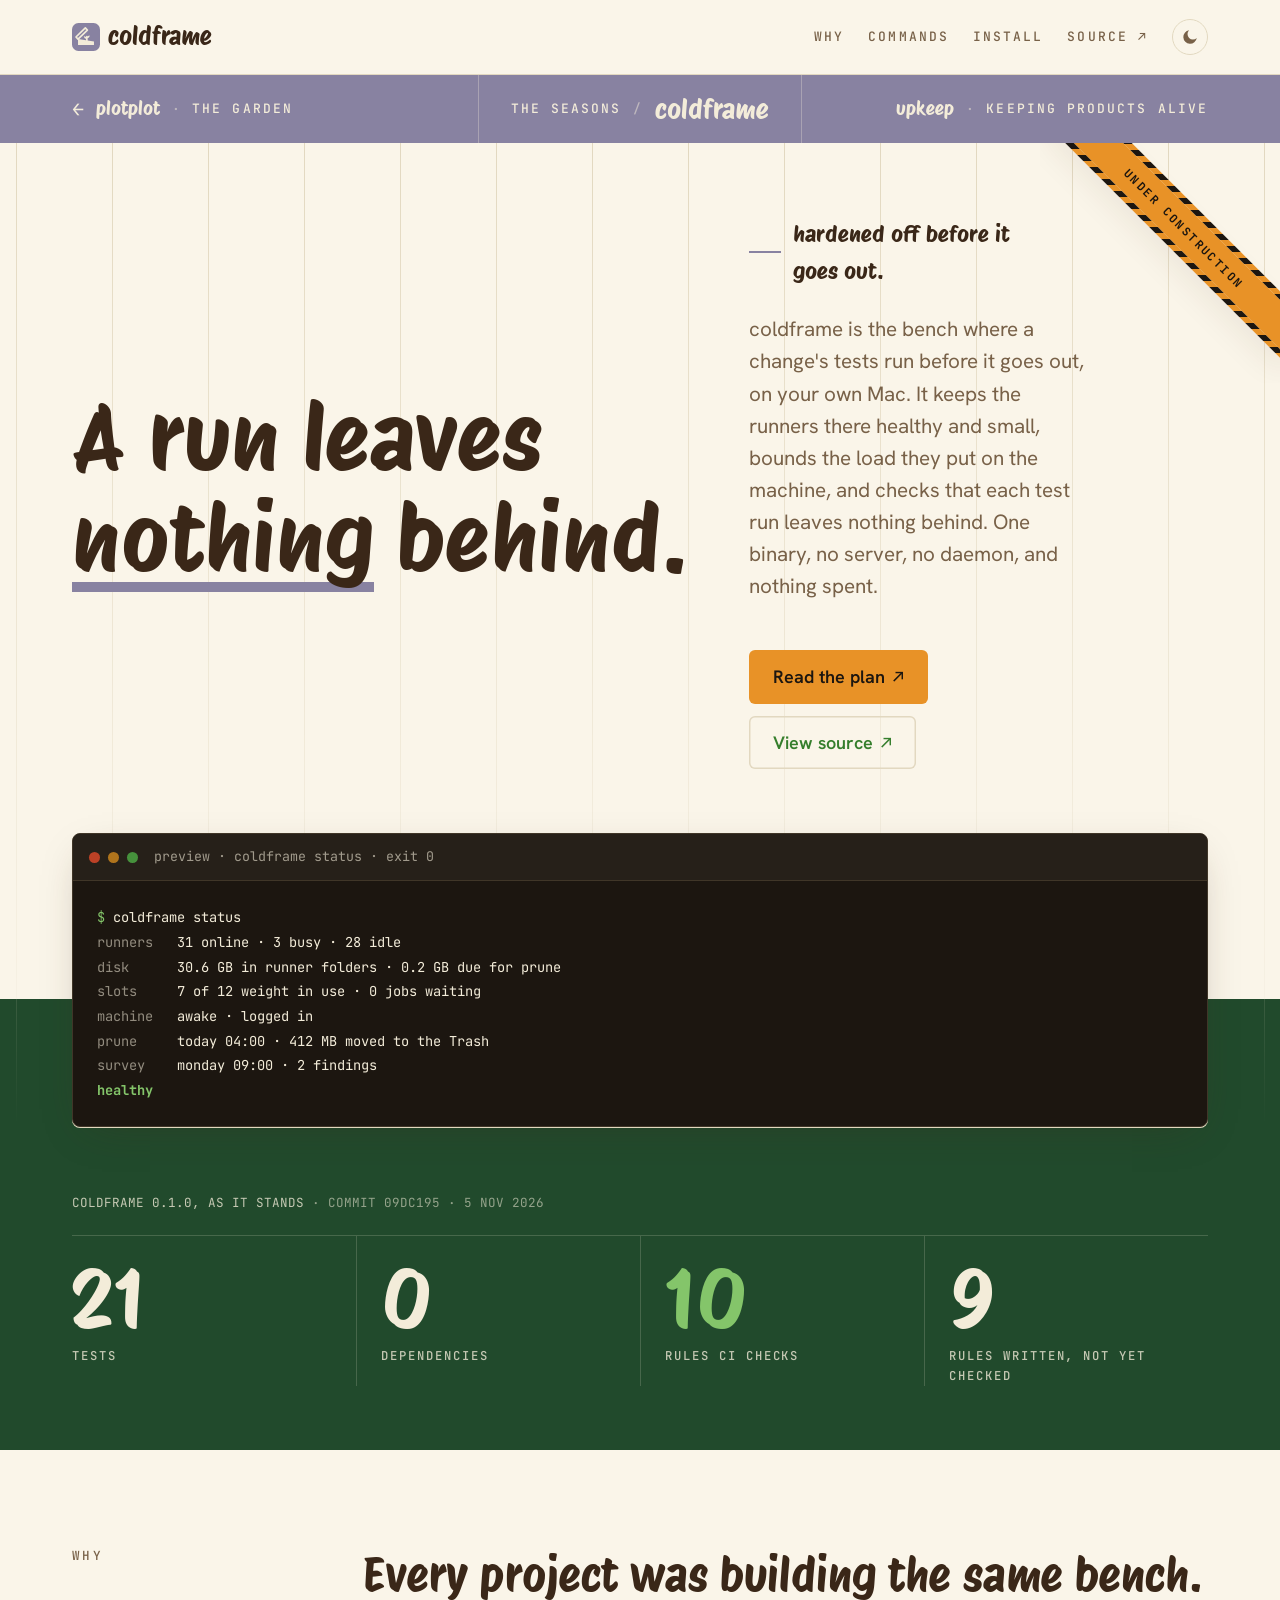
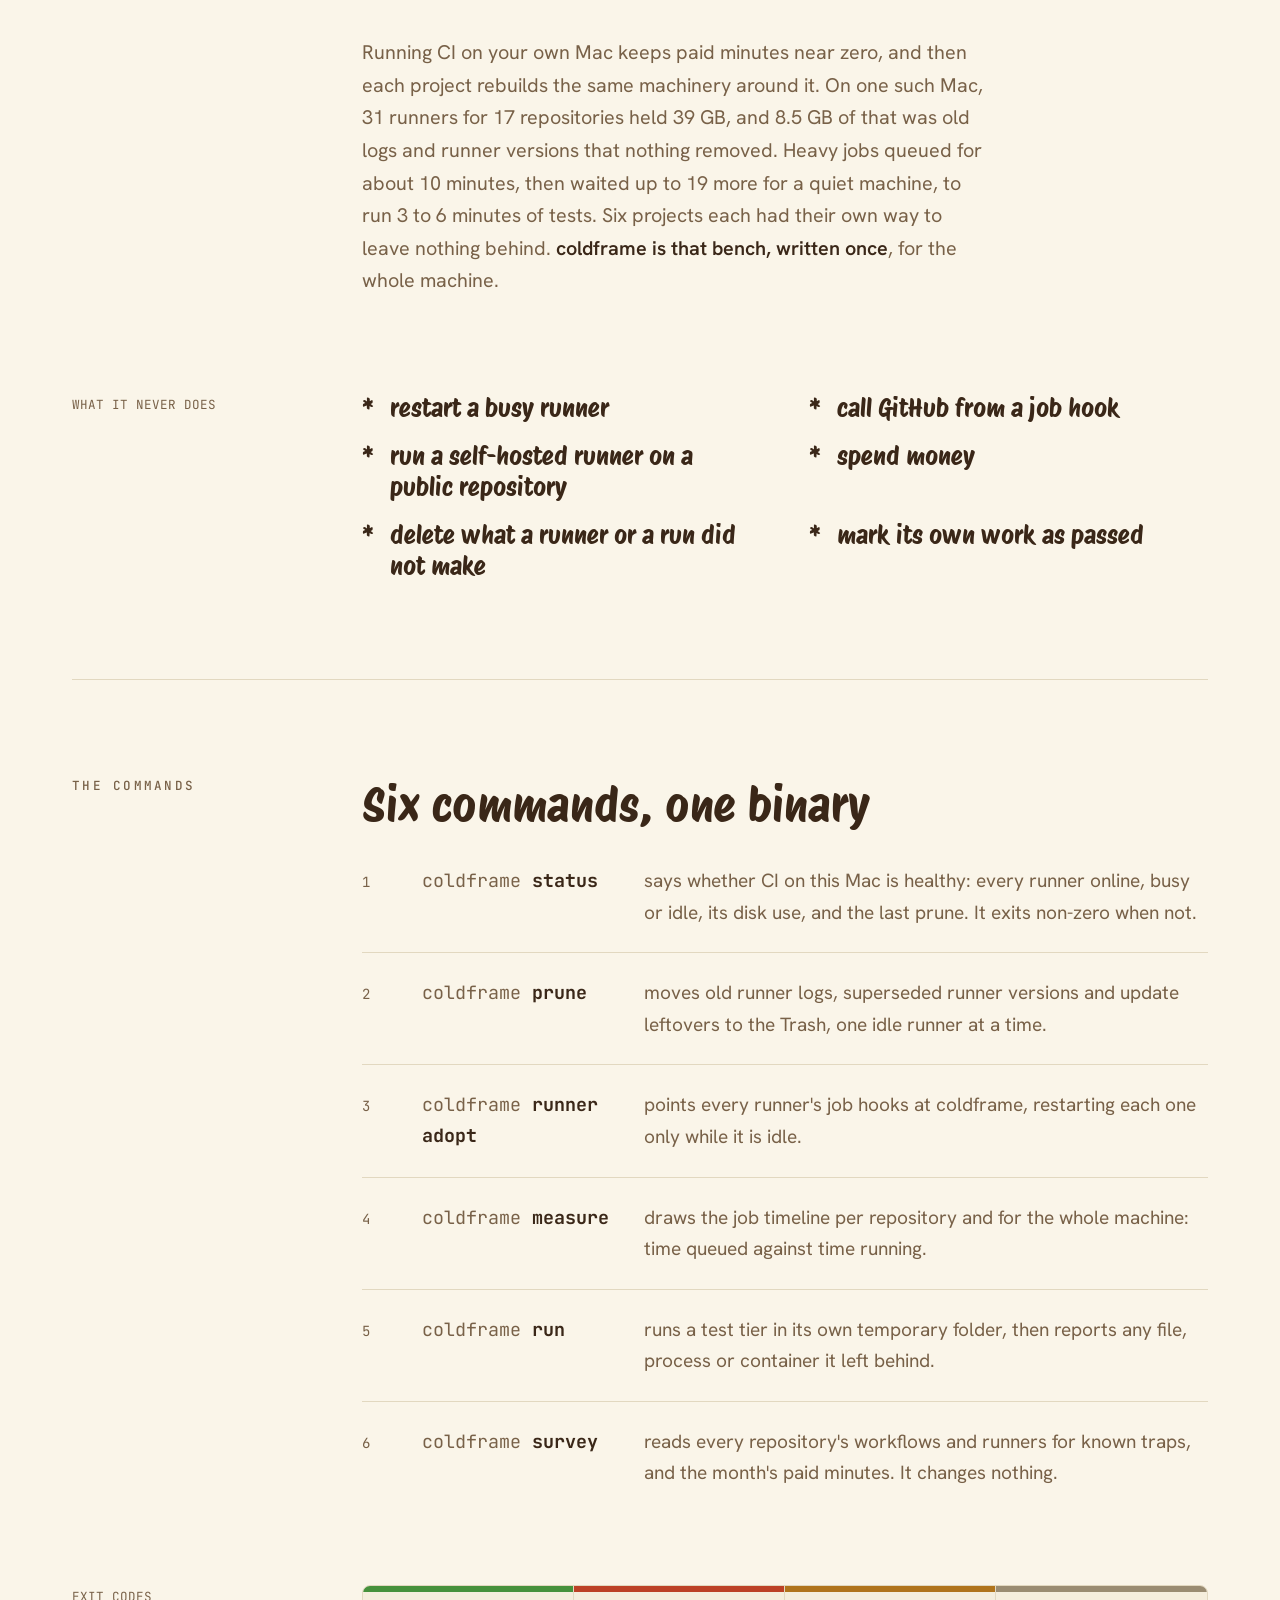
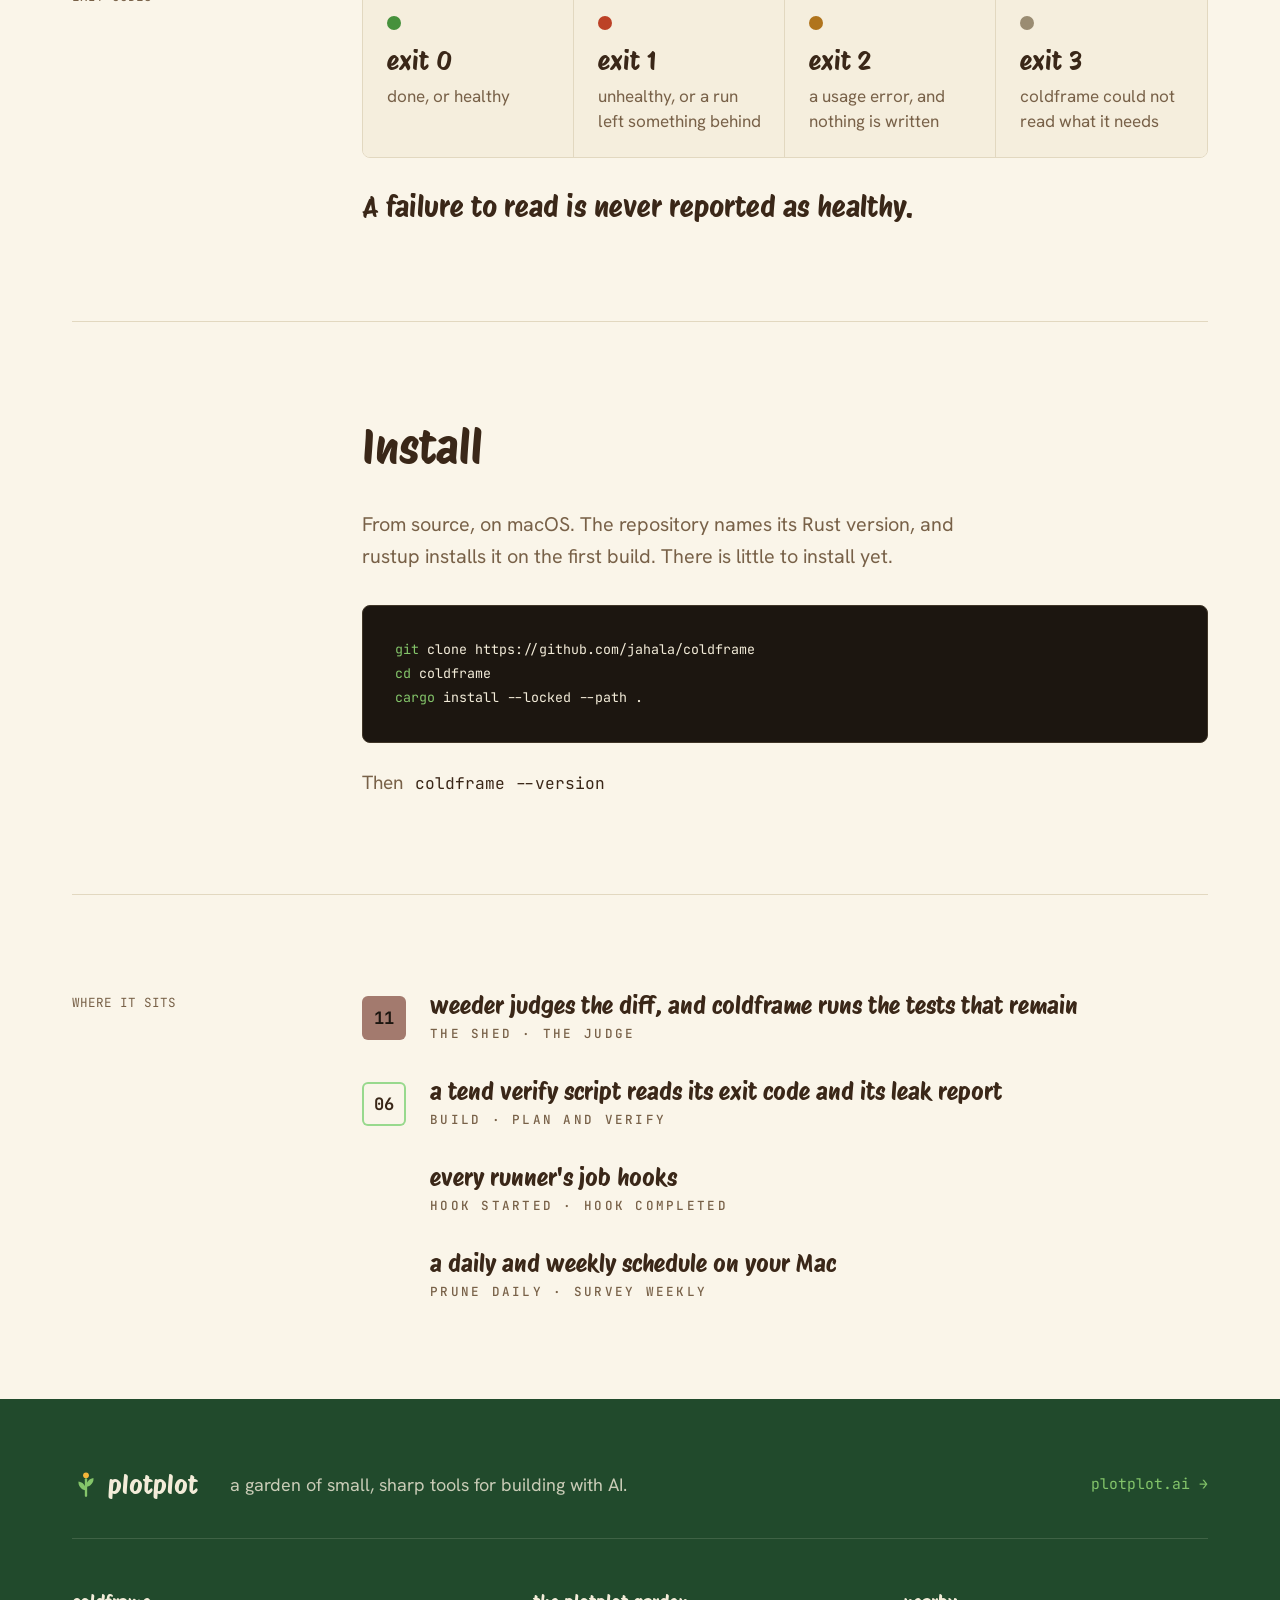
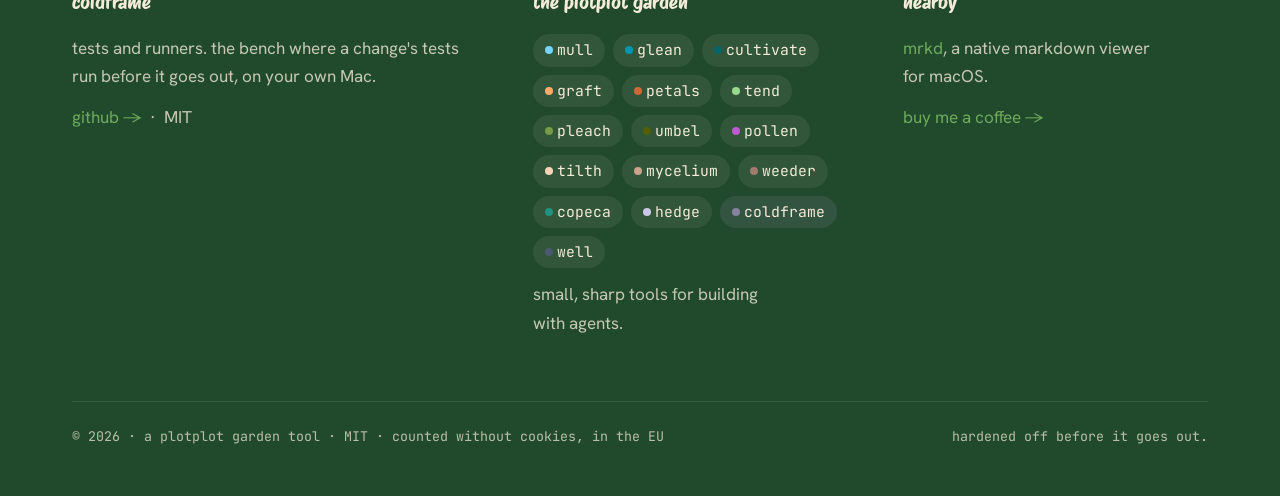
<file: index.html>
<!doctype html>
<!--
  coldframe's project page. Copied from jahala/plotplot .brand/reference/product.html at v1.11.0;
  only its swap spots differ, plus the live word's bloom underline, as on tend's page.
  coldframe is under construction, so the hero carries the .wip ribbon and its frame previews what
  `coldframe status` will print. tests/page.rs makes both go the day a real command ships, and holds
  the proof band, the fonts and the links to the truth;
  petals' check holds the colours and the voice (docs/engineering.md, "The project page").
-->
<html lang="en">
<head>
<meta charset="utf-8">
<meta name="viewport" content="width=device-width, initial-scale=1">
<title>coldframe · tests and runners · a plotplot garden tool</title>
<meta name="description" content="coldframe is the bench where a change's tests run before it goes out, on your own Mac: the runners there, the load they put on it, and test runs that leave nothing behind.">
<link rel="icon" href=".brand/products/coldframe/assets/coldframe-mark.svg"><!-- swap: the bed's own mark -->
<link rel="preconnect" href="https://fonts.googleapis.com">
<link rel="preconnect" href="https://fonts.gstatic.com" crossorigin>
<link href="https://fonts.googleapis.com/css2?family=Protest+Riot&family=Hanken+Grotesk:wght@400..800&family=JetBrains+Mono:wght@400;500;700&display=swap" rel="stylesheet">
<script>(function(){var r=document.documentElement;r.classList.add('js');var s=localStorage.getItem('pp-theme');if(s)r.setAttribute('data-theme',s);else if(window.matchMedia&&matchMedia('(prefers-color-scheme: dark)').matches)r.setAttribute('data-theme','dark');})();</script>
<style>
  /* ── tokens and theme ── */
  :root{
    /* color: shared family palette */
    --pp-primary:#357E2C; --pp-primary-deep:#2C6B2A; --pp-leaf:#4A9E3F; --pp-forest:#214A2C;
    --pp-accent:#E89227; --pp-marigold:#F4B63A; --pp-amber-ink:#A86518;
    --pp-text:#3A2718; --pp-text-soft:#786148;
    --pp-bg:#FAF5E9; --pp-bg-band:#F2EAD6; --pp-bg-artifact:#FCFAF2; --pp-surface:#F5EEDD; --pp-border:#E2D8C0;
    /* semantic */
    --pp-healthy:#46913C; --pp-caution:#B0741C; --pp-error:#BC4126; --pp-info:#3F7186; --pp-muted:#9A8C72;
    /* product blooms */
    --pp-mull:#76D4FF; --pp-glean:#0096B3; --pp-cultivate:#09636B; --pp-graft:#FEAA68; --pp-petals:#CC6A37;
    --pp-tend:#98D98D; --pp-pleach:#779C46; --pp-umbel:#545E05; --pp-tilth:#F7D4B7; --pp-mycelium:#C9A18D; --pp-weeder:#A37A6E; --pp-well:#4D5972; --pp-hedge:#C9C7E7; --pp-pollen:#BD59D2; --pp-copeca:#219282; --pp-coldframe:#8882A1;
    /* soil-night terminal (fixed in both themes) */
    --pp-term-bg:#1C1610; --pp-term-surface:#262019; --pp-term-border:#403628;
    --pp-term-green:#84C56A; --pp-term-sun:#F2A93B; --pp-term-text:#F3ECD9;
    /* type */
    --pp-font-heading:'Protest Riot',Georgia,serif;
    --pp-font-body:'Hanken Grotesk',system-ui,sans-serif;
    --pp-font-code:'JetBrains Mono',monospace;
    /* space */
    --pp-space-4xs:4px; --pp-space-3xs:8px; --pp-space-2xs:12px; --pp-space-xs:16px;
    --pp-space-sm:24px; --pp-space-md:32px; --pp-space-lg:48px; --pp-space-xl:64px;
    --pp-space-2xl:96px; --pp-space-3xl:128px;
    --pp-container-max:1200px; --pp-gutter:32px;
    /* radius */
    --pp-radius-xs:3px; --pp-radius-sm:6px; --pp-radius-md:8px; --pp-radius-lg:10px;
    --pp-radius-xl:12px; --pp-radius-full:999px;
    /* shadow: ink-tinted */
    --pp-shadow-rest:0 1px 0 #E2D8C0, 0 12px 40px -16px rgba(58,39,24,0.35);
    --pp-shadow-lift:0 2px 4px rgba(58,39,24,0.05), 0 14px 32px rgba(58,39,24,0.08);
    /* motion */
    --pp-ease-petal:cubic-bezier(0.22,1,0.36,1);

    /* allotment layer: aliases of palette tokens, no new values */
    --sign-dark:var(--pp-term-bg);
    --sign-light:var(--pp-term-text);

    /* swap: the bed. its bloom, its bloom as a word (the bloom's ink where it has one, else --pp-text with
       a bloom underline on the live word), and the sign ink that reads on the bloom (Product Accents) */
    --bed:var(--pp-coldframe); --bed-word:var(--pp-text); --bed-on:var(--sign-light);
  }
  [data-theme="dark"]{
    --pp-primary:#84C56A; --pp-accent:#F2A93B; --pp-leaf:#9FD08A;
    --pp-text:#F3ECD9; --pp-text-soft:#C9BBA0;
    --pp-bg:#1C1610; --pp-bg-band:#211A12; --pp-surface:#262019; --pp-border:#403628;
    --pp-cultivate:#1E6F77; --pp-umbel:#5F6A18; --pp-well:#58647E;
    --pp-shadow-rest:0 1px 0 #403628, 0 12px 40px -16px rgba(8,6,4,0.6);
    --pp-shadow-lift:0 2px 4px rgba(8,6,4,0.3), 0 14px 32px rgba(8,6,4,0.45);
  }

  /* ── base type (shared with the landing page) ── */
  *{box-sizing:border-box}
  html{font-size:18px;scroll-behavior:smooth}
  body{margin:0;background:var(--pp-bg);color:var(--pp-text);
    font-family:var(--pp-font-body);font-size:1.0625rem;line-height:1.65;
    -webkit-font-smoothing:antialiased;transition:background .4s var(--pp-ease-petal),color .4s var(--pp-ease-petal)}
  .wrap{max-width:var(--pp-container-max);margin:0 auto;padding:0 var(--pp-gutter)}
  .g12{display:grid;grid-template-columns:repeat(12,minmax(0,1fr));column-gap:var(--pp-space-sm)}
  .margin{grid-column:1 / span 3}
  .content{grid-column:4 / -1}
  h1,h2,h4{font-family:var(--pp-font-heading);margin:0;font-weight:520;text-wrap:balance}
  h2{font-size:clamp(2.2rem,3.6vw,3rem);line-height:1.05;letter-spacing:-.015em}
  p{margin:0;text-wrap:pretty}
  a{color:var(--pp-primary);text-decoration:none}
  code{font-family:var(--pp-font-code);color:var(--pp-text)}
  :focus-visible{outline:2px solid var(--pp-primary);outline-offset:3px;border-radius:var(--pp-radius-xs)}
  .label{font-family:var(--pp-font-code);font-size:.7rem;font-weight:500;text-transform:uppercase;
    letter-spacing:.18em;color:var(--pp-text-soft)}
  h2.label{line-height:1.65;padding-top:var(--pp-space-4xs)}
  .lede{font-size:1.15rem;line-height:1.55;color:var(--pp-text-soft)}
  .arrow{font-family:var(--pp-font-code);font-weight:500}
  /* the pictogram sprite's one stroke */
  .glyph{fill:none;stroke:currentColor;stroke-width:1.75;stroke-linecap:round;stroke-linejoin:round}

  /* ── buttons: one coloured, one ghost ── */
  .cta{display:flex;align-items:center;flex-wrap:wrap;gap:var(--pp-space-2xs);margin-top:var(--pp-space-lg)}
  .btn{font-weight:600;font-size:1rem;border-radius:var(--pp-radius-sm);
    padding:var(--pp-space-2xs) var(--pp-space-sm);display:inline-flex;align-items:center;gap:var(--pp-space-3xs);
    transition:transform .18s ease-out,background .18s ease-out,box-shadow .18s ease-out}
  .btn.sun{background:var(--pp-accent);color:var(--pp-term-bg)}
  .btn.sun:hover{transform:translateY(-1px);box-shadow:var(--pp-shadow-lift)}
  .btn.ghost{box-shadow:inset 0 0 0 1.5px var(--pp-border)}
  .btn.ghost:hover{box-shadow:inset 0 0 0 1.5px var(--pp-primary);transform:translateY(-1px)}
  .btn:active{transform:translateY(1px)}

  /* ── header and inchworm ── */
  .site{position:sticky;top:0;z-index:10;background:color-mix(in srgb,var(--pp-bg) 88%,transparent);
    backdrop-filter:blur(8px);border-bottom:1px solid var(--pp-border)}
  .site > .wrap{position:relative;z-index:1;display:flex;align-items:center;justify-content:space-between;
    padding-top:var(--pp-space-xs);padding-bottom:var(--pp-space-xs)}
  .brand{display:inline-flex;align-items:center;gap:var(--pp-space-3xs);color:var(--pp-text)}
  .wordmark{font-family:var(--pp-font-heading);font-weight:600;font-size:1.4rem;letter-spacing:-.01em}
  .wmark{width:28px;height:28px;flex:none}
  .w-tile{fill:var(--bed)}
  .w-ink{stroke:var(--bed-on)}
  .w-ink-fill{fill:var(--bed-on)}
  .nav{display:flex;align-items:center;gap:var(--pp-space-sm)}
  .nav a{font-family:var(--pp-font-code);font-size:.72rem;font-weight:500;text-transform:uppercase;
    letter-spacing:.16em;color:var(--pp-text-soft);transition:color .18s ease-out}
  .nav a:hover{color:var(--pp-primary)}
  .toggle{background:transparent;border:1px solid var(--pp-border);border-radius:var(--pp-radius-full);
    width:36px;height:36px;display:inline-flex;align-items:center;justify-content:center;
    color:var(--pp-text-soft);cursor:pointer;transition:color .18s ease-out,border-color .18s ease-out}
  .toggle:hover{color:var(--pp-primary);border-color:var(--pp-primary)}
  .toggle svg{width:18px;height:18px}
  /* inchworm: walks the header's bottom line (ground = container y 40); body and head from the family green */
  .inchworm{position:absolute;left:0;right:0;bottom:-4px;height:44px;overflow:hidden;pointer-events:none;z-index:0}
  .inchworm svg{position:absolute;inset:0;width:100%;height:100%;overflow:visible}
  .iw-body{stroke:var(--pp-primary);stroke-width:5;stroke-linecap:round;stroke-linejoin:round}
  .iw-rings{stroke:var(--pp-forest);stroke-width:5;stroke-dasharray:1 3.5;opacity:.35}
  .iw-head{fill:var(--pp-primary)}
  .iw-eye{fill:var(--pp-bg)}

  /* ── direction sign: back to the garden, this bed, the next bed ── */
  .waysign{background:var(--bed);color:var(--bed-on)}
  .waysign .wrap{display:grid;grid-template-columns:1fr auto 1fr;align-items:stretch}
  .waysign :focus-visible{outline-color:var(--bed-on)}
  .way{display:flex;align-items:center;gap:var(--pp-space-2xs);padding:var(--pp-space-2xs) 0;
    font-family:var(--pp-font-code);font-size:.72rem;font-weight:500;letter-spacing:.16em;text-transform:uppercase;color:var(--bed-on)}
  a.way{transition:gap .2s ease-out}
  a.way:hover{gap:var(--pp-space-xs)}
  .way .big{font-size:1.1rem;letter-spacing:0}
  .way.here{padding:var(--pp-space-2xs) var(--pp-space-md);border-left:1px solid color-mix(in srgb,var(--bed-on) 30%,transparent);border-right:1px solid color-mix(in srgb,var(--bed-on) 30%,transparent)}
  .way.next{justify-content:flex-end}
  .way .sep{opacity:.5}
  .w-plate{height:30px;min-width:30px;border-radius:var(--pp-radius-sm);border:1.5px solid var(--bed-on);display:inline-flex;align-items:center;justify-content:center;font-weight:700;letter-spacing:0;padding:0 var(--pp-space-4xs)}
  .pn{font-family:var(--pp-font-heading);font-weight:600;font-size:1.05rem;letter-spacing:0;text-transform:none}
  .big-pn{font-size:1.5rem;font-style:italic;font-variation-settings:"SOFT" 100,"WONK" 1}

  /* ── hero: title beside the pitch, then the product frame ── */
  .hero{position:relative;z-index:2}
  .hero .wrap{position:relative}
  /* guide lines: one even 96px rhythm across the full width, centred, fading from the top down to nothing */
  .hero::before{content:"";position:absolute;inset:0;z-index:0;pointer-events:none;
    background-image:linear-gradient(to right,var(--pp-border) 0 1px,transparent 1px);
    background-size:96px 100%;background-position:center top;background-repeat:repeat-x;
    -webkit-mask-image:linear-gradient(to bottom,var(--pp-text),transparent);
    mask-image:linear-gradient(to bottom,var(--pp-text),transparent)}
  .hero-grid{position:relative;z-index:1;padding-top:var(--pp-space-xl);padding-bottom:0;row-gap:var(--pp-space-xl);align-items:start}
  .hero-title{grid-column:1 / span 7;align-self:center}
  .hero h1{font-size:clamp(3.4rem,7.2vw,6.4rem);line-height:.95;font-weight:640;letter-spacing:-.02em;
    font-variation-settings:"SOFT" 20}
  .hero h1 em{font-weight:560;color:var(--bed-word);text-decoration:underline;text-decoration-color:var(--bed);text-decoration-thickness:.11em;text-underline-offset:.12em;text-decoration-skip-ink:none;font-variation-settings:"SOFT" 100,"WONK" 1}
  .hero-copy{grid-column:8 / span 5;align-self:start;padding-top:var(--pp-space-3xs)}
  .sig{font-family:var(--pp-font-heading);font-style:italic;font-size:1.25rem;margin-bottom:var(--pp-space-sm);
    display:flex;align-items:center;gap:var(--pp-space-2xs)}
  .sig::before{content:"";width:32px;height:2px;background:var(--bed);flex:none}
  /* the terminal: soil-night, fixed in both themes */
  .hero-term{grid-column:1 / -1}
  .term{background:var(--pp-term-bg);border:1px solid var(--pp-term-border);border-radius:var(--pp-radius-md);overflow:hidden}
  .hero-term .term{color:var(--pp-term-text);box-shadow:var(--pp-shadow-rest);font-family:var(--pp-font-code)}
  .term-bar{display:flex;align-items:center;gap:var(--pp-space-3xs);
    padding:var(--pp-space-2xs) var(--pp-space-xs);background:var(--pp-term-surface);border-bottom:1px solid var(--pp-term-border)}
  .tdot{width:11px;height:11px;border-radius:var(--pp-radius-full)}
  .tdot.e{background:var(--pp-error)}
  .tdot.c{background:var(--pp-caution)}
  .tdot.k{background:var(--pp-healthy)}
  .term-title{margin-left:var(--pp-space-3xs);font-size:.74rem;opacity:.6}
  .term pre{margin:0;padding:var(--pp-space-md);font-family:var(--pp-font-code);font-size:.74rem;line-height:1.8;
    white-space:pre-wrap;color:var(--pp-term-text);overflow-x:auto}
  .hero-term pre{padding:var(--pp-space-sm);font-size:.76rem}
  .t-prompt{color:var(--pp-term-green)}
  .t-ok{color:var(--pp-term-green);font-weight:700}
  .t-path{color:var(--pp-term-sun)}
  .t-dim{opacity:.55}
  .t-err{color:var(--pp-term-text);background:var(--pp-error);padding:0 var(--pp-space-4xs);border-radius:var(--pp-radius-xs);font-weight:700}
  .t-rule{color:var(--pp-term-sun);font-weight:700}
  .caption{display:flex;align-items:center;gap:var(--pp-space-3xs);margin-top:var(--pp-space-2xs);
    font-family:var(--pp-font-code);font-size:.74rem;letter-spacing:.06em;color:var(--pp-text-soft)}
  .caption b{color:var(--pp-text)}
  .ldot{width:10px;height:10px;border-radius:var(--pp-radius-full);flex:none}
  .ldot.err{background:var(--pp-error)}

  /* ── sections: label in the margin, content on the right ── */
  .sec{padding-top:var(--pp-space-2xl);padding-bottom:var(--pp-space-2xl);border-top:1px solid var(--pp-border);row-gap:var(--pp-space-md)}
  .sec.tight{border-top:0;padding-top:0}
  .content > h2{margin-bottom:var(--pp-space-md)}
  .body{font-size:1.1rem;color:var(--pp-text-soft);max-width:58ch}
  .body strong{color:var(--pp-text);font-weight:600}
  .body code{font-size:.86em;white-space:nowrap}
  /* status dots: umbrella colours, never bramble */
  .dot{width:9px;height:9px;border-radius:var(--pp-radius-full);flex:none;display:inline-block}
  .dot.ok{background:var(--pp-healthy)}
  .dot.err{background:var(--pp-error)}
  .dot.cau{background:var(--pp-caution)}

  /* what it refuses */
  .refuses{list-style:none;margin:0;padding:0;display:grid;grid-template-columns:repeat(2,minmax(0,1fr));gap:var(--pp-space-xs) var(--pp-space-lg)}
  .refuses li{font-family:var(--pp-font-heading);font-size:1.4rem;line-height:1.25}
  .refuses li{position:relative;padding-left:1.1em}
  .refuses li::before{content:"*";position:absolute;left:0;top:.08em;font-family:var(--pp-font-heading);color:var(--bed-word)}

  /* faces */
  .faces{list-style:none;margin:0;padding:0}
  .face{display:grid;grid-template-columns:2rem minmax(0,11rem) minmax(0,1fr);column-gap:var(--pp-space-sm);align-items:baseline;
    padding-top:var(--pp-space-sm);padding-bottom:var(--pp-space-sm);border-bottom:1px solid var(--pp-border)}
  .face:first-child{padding-top:0}
  .face:last-child{border-bottom:0;padding-bottom:0}
  .face .n{font-family:var(--pp-font-code);font-size:.78rem;color:var(--pp-text-soft)}
  .face .cmd{font-family:var(--pp-font-code);font-weight:700;font-size:1.02rem}
  .face .cmd span{font-weight:400;color:var(--pp-text-soft)}
  .face .what{color:var(--pp-text-soft);max-width:52ch}

  /* proof band: forest under the frame's lower edge, the map's own numbers as sign numerals */
  .proofband{position:relative;z-index:1;background:var(--pp-forest);color:var(--pp-term-text);
    margin-top:calc(-1 * var(--pp-space-3xl));padding-top:calc(var(--pp-space-3xl) + var(--pp-space-xl));padding-bottom:var(--pp-space-xl)}
  .proofband .label{color:var(--pp-term-text);opacity:.78}
  .pb-at{opacity:.7}
  .figures{display:grid;grid-template-columns:repeat(4,minmax(0,1fr));margin:var(--pp-space-sm) 0 0;border-top:1px solid rgba(243,236,217,.18)}
  .figures div{display:flex;flex-direction:column-reverse;justify-content:flex-end;gap:var(--pp-space-3xs);
    padding:var(--pp-space-sm) var(--pp-space-sm) 0;border-left:1px solid rgba(243,236,217,.18)}
  .figures div:first-child{border-left:0;padding-left:0}
  .figures dd{margin:0;font-family:var(--pp-font-heading);font-weight:600;font-size:clamp(3rem,6.4vw,5.4rem);line-height:.95;
    letter-spacing:-.02em;font-variant-numeric:lining-nums tabular-nums}
  .figures div:nth-child(3) dd{color:var(--pp-term-green)}
  .figures dt{font-family:var(--pp-font-code);font-size:.68rem;font-weight:500;text-transform:uppercase;letter-spacing:.16em;opacity:.78}

  .sec.first{border-top:0}

  /* signs: a row of tiles, hairline seams */
  .signs{list-style:none;margin:0;padding:0;display:grid;grid-template-columns:repeat(4,minmax(0,1fr));
    border:1px solid var(--pp-border);border-radius:var(--pp-radius-md);overflow:hidden}
  .signs li{background:var(--pp-surface);outline:1px solid var(--pp-border);padding:var(--pp-space-sm);display:flex;flex-direction:column;gap:var(--pp-space-3xs)}
  .signs b{font-family:var(--pp-font-heading);font-weight:560;font-size:1.45rem;line-height:1.15}
  .signs li > span:last-child{color:var(--pp-text-soft);font-size:.95rem;line-height:1.45}
  .sg-n{display:inline-flex;align-items:center;justify-content:center;width:30px;height:30px;border-radius:var(--pp-radius-sm);
    background:var(--bed);color:var(--bed-on);font-family:var(--pp-font-code);font-weight:700;font-size:.82rem;margin-bottom:var(--pp-space-3xs)}
  .signs.three{grid-template-columns:repeat(3,minmax(0,1fr))}
  .states li{border-top:6px solid var(--st)}
  .st-dot{width:14px;height:14px;border-radius:var(--pp-radius-full);background:var(--st);margin-bottom:var(--pp-space-3xs)}
  .st-done{--st:var(--pp-healthy)} .st-fail{--st:var(--pp-error)} .st-needs{--st:var(--pp-caution)} .st-open{--st:var(--pp-muted)}

  .after{margin-top:var(--pp-space-md);font-family:var(--pp-font-heading);font-style:italic;font-size:1.6rem;line-height:1.2}

  /* allowances */
  .allow-list{list-style:none;margin:var(--pp-space-sm) 0 0;padding:0;display:grid;row-gap:var(--pp-space-3xs)}
  .allow-list li{display:grid;grid-template-columns:minmax(0,17rem) minmax(0,1fr);column-gap:var(--pp-space-sm);align-items:baseline}
  .allow-list code{font-size:.84rem}
  .allow-list span{font-size:.95rem;color:var(--pp-text-soft)}

  /* install */
  .install .term{margin-top:var(--pp-space-md)}
  .then{display:flex;flex-wrap:wrap;align-items:baseline;gap:var(--pp-space-2xs);margin-top:var(--pp-space-sm);color:var(--pp-text-soft)}
  .then code{font-size:.9rem}

  /* where it sits: entries in the index style */
  .sits{list-style:none;margin:0;padding:0;display:grid;row-gap:var(--pp-space-md)}
  .sit{display:grid;grid-template-columns:44px minmax(0,1fr);column-gap:var(--pp-space-sm);align-items:center;color:var(--pp-text)}
  .plate{width:44px;height:44px;border-radius:var(--pp-radius-sm);background:var(--bloom);
    display:flex;align-items:center;justify-content:center;font-family:var(--pp-font-code);font-weight:700;font-size:.95rem;color:var(--on)}
  .plate.soon{background:transparent;box-shadow:inset 0 0 0 2px var(--bloom);color:var(--pp-text)}
  .sit b{display:block;font-family:var(--pp-font-heading);font-weight:520;font-size:1.35rem;line-height:1.2;transition:color .18s ease-out}
  a.sit:hover b{color:var(--pp-primary)}
  .sit .label{display:block;margin-top:var(--pp-space-4xs)}

  /* ── footer: the garden footer, the family's shared surface (components.md) ── */
  .gf{background:var(--pp-forest);color:var(--pp-term-text)}
  .gf-wrap{max-width:var(--pp-container-max);margin:0 auto;padding:var(--pp-space-xl) var(--pp-gutter) var(--pp-space-lg)}
  .gf a{color:var(--pp-term-green)}
  .gf a:hover{color:var(--pp-term-text)}
  .gf h4{font-size:1.05rem;margin:0 0 var(--pp-space-xs)}
  .gf .wordmark{color:var(--pp-term-text)}
  .gf .mark{width:28px;height:28px;flex:none}
  .gf .m-stem{fill:none;stroke:var(--pp-term-green);stroke-width:2;stroke-linecap:round}
  .gf .m-leaf{fill:var(--pp-term-green)}
  .gf .m-bloom{fill:var(--pp-marigold)}
  .gf-plot{display:flex;flex-wrap:wrap;align-items:center;gap:var(--pp-space-2xs) var(--pp-space-md);
    padding-bottom:var(--pp-space-md);margin-bottom:var(--pp-space-lg);
    border-bottom:1px solid rgba(243,236,217,.14)}
  .gf-plotbrand{display:inline-flex;align-items:center;gap:var(--pp-space-3xs)}
  .gf-plotbrand .wordmark{font-size:1.45rem}
  .gf-plotline{flex:1;min-width:18ch;opacity:.8;font-size:1rem}
  .gf-plotlink{font-family:var(--pp-font-code);font-size:.82rem;white-space:nowrap}
  .gf-grid{display:grid;grid-template-columns:1.3fr 1fr 1fr;gap:var(--pp-space-xl)}
  .gf-soft{margin-top:var(--pp-space-2xs);opacity:.78;font-size:.95rem;max-width:42ch}
  .gf-garden{display:flex;flex-wrap:wrap;gap:var(--pp-space-3xs)}
  .gf-garden a,.gf-garden > span{display:inline-flex;align-items:center;gap:var(--pp-space-4xs);
    font-family:var(--pp-font-code);font-size:.82rem;color:var(--pp-term-text);
    padding:var(--pp-space-4xs) var(--pp-space-2xs);
    border-radius:var(--pp-radius-full);background:rgba(243,236,217,.07)}
  .gf-garden a:hover{background:rgba(243,236,217,.14)}
  .gf-garden a.is-current{background:color-mix(in srgb,var(--bloom) 18%,transparent)}
  .gf-dot{width:8px;height:8px;border-radius:var(--pp-radius-full);background:var(--bloom);flex:none}
  .gf-bottom{margin-top:var(--pp-space-xl);padding-top:var(--pp-space-sm);
    border-top:1px solid rgba(243,236,217,.14);display:flex;flex-wrap:wrap;
    gap:var(--pp-space-3xs);justify-content:space-between;
    font-family:var(--pp-font-code);font-size:.74rem;opacity:.72}
  .gf :focus-visible{outline-color:var(--pp-term-green)}

  /* ── motion: progressive enhancement, gated on .js ── */
  .js .rise{opacity:0;transform:translateY(20px);transition:opacity .9s var(--pp-ease-petal),transform .9s var(--pp-ease-petal)}
  .js .hero .rise{transform:translateY(30px);transition:opacity .8s var(--pp-ease-petal),transform .8s var(--pp-ease-petal)}
  .js .rise.in{opacity:1;transform:none}
  /* this bed blooms in on the map */
  @keyframes bloom{from{opacity:0;transform:scale(.6) rotate(-14deg)}to{opacity:1;transform:none}}
  @media (prefers-reduced-motion: reduce){
    html{scroll-behavior:auto}
    .js .rise{opacity:1!important;transform:none!important;transition:none!important}
      .inchworm{display:none}
  }

  /* ── breakpoints: the brand's two ── */
  @media (max-width:880px){
    html{font-size:17px}
    .margin,.content,.hero-title,.hero-copy,.hero-term{grid-column:1 / -1}
    .waysign .wrap{grid-template-columns:1fr 1fr}
    .way.here{grid-column:1 / -1;grid-row:1;padding-left:0;padding-right:0;
      border:0;border-bottom:1px solid color-mix(in srgb,var(--bed-on) 30%,transparent)}
    .sec{row-gap:var(--pp-space-sm)}
    .figures{grid-template-columns:repeat(2,minmax(0,1fr))}
    .figures div:nth-child(3){border-left:0;padding-left:0}
    .signs,.signs.three{grid-template-columns:1fr}
    .gf-grid{grid-template-columns:1fr;gap:var(--pp-space-lg)}
  }
  @media (max-width:520px){
    html{font-size:16px}
    .wrap,.gf-wrap{padding-left:var(--pp-space-xs);padding-right:var(--pp-space-xs)}
    .nav{gap:var(--pp-space-xs)}
    .nav .lbl,.way .sub{display:none}
    .way{letter-spacing:.1em}
      .term pre{padding:var(--pp-space-xs);font-size:.64rem;overflow-wrap:anywhere}
    .hero-term pre{font-size:.7rem}
    .refuses{grid-template-columns:1fr}
    .refuses li{font-size:1.25rem}
    .face{grid-template-columns:1.5rem minmax(0,1fr);row-gap:var(--pp-space-4xs)}
    .face .what{grid-column:2}
    .allow-list li{grid-template-columns:1fr}
  }
  /* Protest Riot has one weight and no italic, so every heading-face element uses it as drawn, never faked */
  html{font-synthesis:none}
  .hero h1,
  .big-pn,
  .figures dd,
  .hero h1 em,
  .lf-step,
  .pains b,
  .pn,
  .sig,
  .signs b,
  .sit b,
  .wordmark,
  h1,
  h2,
  h4{font-weight:400!important;font-style:normal!important;font-variation-settings:normal!important;letter-spacing:0!important}
  /* the script's loops need room between lines */
  .hero h1{line-height:1.1!important}
  h2{line-height:1.25!important}
  /* under construction (components.md): a ribbon across the hero's top-right corner on a bed page
     whose product is planted but not yet shipping. hazard tape in sunlight and soil; it scrolls
     with the page and takes no clicks; the hero copy stops short of it */
  .wip{position:absolute;top:0;right:0;width:240px;height:240px;overflow:hidden;z-index:30;pointer-events:none}
  .wip span{position:absolute;top:68px;right:-74px;width:340px;transform:rotate(45deg);
    display:flex;align-items:center;justify-content:center;
    padding:var(--pp-space-3xs) 0;background:var(--pp-accent);color:var(--pp-term-bg);
    font-family:var(--pp-font-code);font-size:.64rem;font-weight:700;letter-spacing:.18em;text-transform:uppercase;
    box-shadow:var(--pp-shadow-lift)}
  .wip span::before,.wip span::after{content:"";position:absolute;left:0;right:0;height:6px;
    background:repeating-linear-gradient(-45deg,var(--pp-term-bg) 0 6px,var(--pp-accent) 6px 12px)}
  .wip span::before{top:-6px}
  .wip span::after{bottom:-6px}
  .hero:has(.wip) .hero-copy{padding-right:clamp(0px,calc(190px - max(var(--pp-gutter),(100vw - var(--pp-container-max)) / 2 + var(--pp-gutter))),160px)}
  @media (max-width:880px){
    .hero:has(.wip) .hero-copy{padding-right:0}
    .wip{position:relative;width:auto;height:auto;overflow:visible}
    .wip span{position:relative;top:auto;right:auto;width:auto;transform:none;margin:6px 0;padding:var(--pp-space-4xs) 0;font-size:.6rem}
  }
</style>
</head>
<body id="top">

<!-- pictogram sprite: same stroke and grid as the landing page -->
<svg width="0" height="0" style="position:absolute" aria-hidden="true" focusable="false">
  <symbol id="g-no" viewBox="0 0 24 24"><g class="glyph"><circle cx="12" cy="12" r="8.5"/><path d="M6 6l12 12"/></g></symbol>
  <symbol id="g-map" viewBox="0 0 24 24"><g class="glyph"><path d="M3 6.5 9 4.5l6 2 6-2v13l-6 2-6-2-6 2z"/><path d="M9 4.5v13M15 6.5v13"/></g></symbol>
  <symbol id="g-gate" viewBox="0 0 24 24"><g class="glyph"><path d="M4 3v18M20 3v18M4 7.5h16M4 16.5h16M4 16.5 20 7.5"/></g></symbol>
  <symbol id="g-commit" viewBox="0 0 24 24"><g class="glyph"><circle cx="12" cy="12" r="3.5"/><path d="M2.5 12h6M15.5 12h6"/></g></symbol>
  <symbol id="g-pr" viewBox="0 0 24 24"><g class="glyph"><circle cx="6" cy="5" r="2.2"/><circle cx="6" cy="19" r="2.2"/><circle cx="18" cy="19" r="2.2"/><path d="M6 7.2v9.6M18 16.8V10a3 3 0 0 0-3-3h-4"/><path d="M13 4.5 10.5 7l2.5 2.5"/></g></symbol>
</svg>

<!-- swap: the bed's mark and wordmark in .brand, and its own section links in .nav -->
<!-- swap: the bed's tiled mark and wordmark in .brand, and its own section links in .nav -->
<header class="site">
  <div class="wrap">
    <a class="brand" href="#top" aria-label="coldframe home">
      <svg class="wmark" viewBox="0 0 24 24" aria-hidden="true">
        <rect class="w-tile" width="24" height="24" rx="5.5"/>
        <g transform="translate(3.36 3.36) scale(0.72)" fill="none" stroke-linecap="round" stroke-linejoin="round">
          <path class="w-ink-fill" d="M2.5 21.5 H21.5 V17.5 L2.5 14.5 Z"/>
          <path class="w-ink" stroke-width="2" d="M0.07 11.98 L11.22 1.22 L13.65 3.73 L2.50 14.50 Z"/>
          <path class="w-ink" stroke-width="2" d="M13 16.2 V11.6"/>
          <path class="w-ink-fill" d="M13 14.2 C11 14.2 9.6 13 9.5 11.1 C11.5 11.2 13 12.4 13 14.2 Z"/>
          <path class="w-ink-fill" d="M13 13.2 C15 13.2 16.4 12 16.5 10.1 C14.5 10.2 13 11.4 13 13.2 Z"/>
        </g>
      </svg>
      <span class="wordmark">coldframe</span>
    </a>
    <nav class="nav" aria-label="page">
      <a href="#why" class="lbl">why</a>
      <a href="#how" class="lbl">commands</a>
      <a href="#install" class="lbl">install</a>
      <a href="https://github.com/jahala/coldframe">source ↗</a>
      <button class="toggle" id="theme" type="button" aria-label="Toggle soil-night">
        <svg viewBox="0 0 24 24" aria-hidden="true"><path fill="currentColor" d="M21 13.2A9 9 0 1 1 10.8 3 7 7 0 0 0 21 13.2z"/></svg>
      </button>
    </nav>
  </div>
  <!-- inchworm: a looper walking the header line. static worm without JS; hidden under reduced motion -->
  <div class="inchworm" aria-hidden="true">
    <svg fill="none">
      <path class="iw-body" d="M22 37.5 C23.5 16, 42.5 16, 44 37.5"/>
      <path class="iw-rings" d="M22 37.5 C23.5 16, 42.5 16, 44 37.5"/>
      <circle class="iw-head" cx="45.5" cy="36" r="3.4"/>
      <circle class="iw-eye" cx="46.8" cy="35" r="1"/>
    </svg>
  </div>
</header>

<!-- swap: the direction sign. back to the garden, this bed (row letter and name, plot number, name), the next bed along the plan -->
<!-- swap: the direction sign. back to the garden; this bed (its row or group, plot number, name); the next bed along the plan -->
<nav class="waysign" aria-label="where coldframe sits in the garden">
  <div class="wrap">
    <a class="way back" href="https://plotplot.ai"><span class="big" aria-hidden="true">←</span><b class="pn">plotplot</b> <span class="sub"><span class="sep">·</span> the garden</span></a>
    <span class="way here" aria-current="page">the seasons <span class="sep">/</span> <b class="pn big-pn">coldframe</b></span>
    <span class="way next"><b class="pn">upkeep</b> <span class="sub"><span class="sep">·</span> keeping products alive</span></span>
  </div>
</nav>

<main>
  <!-- swap: the hero. the title (one live word in <em>), the signature line, the lede (its first sentence says what the bed is), the two actions, and the product frame: a terminal of a real run here; a browser view where the product is a page -->
  <section class="hero" aria-labelledby="hero-title">
    <div class="wip" role="note" aria-label="this tool is under construction"><span>under construction</span></div>
    <div class="wrap">
      <div class="hero-grid g12">
        <div class="hero-title rise">
          <h1 id="hero-title">A run leaves <em>nothing</em> behind.</h1>
        </div>

        <div class="hero-copy rise">
          <p class="sig">hardened off before it goes out.</p>
          <p class="lede">coldframe is the bench where a change's tests run before it goes out, on your own Mac. It keeps the runners there healthy and small, bounds the load they put on the machine, and checks that each test run leaves nothing behind. One binary, no server, no daemon, and nothing spent.</p>
          <div class="cta">
            <a class="btn sun" href="https://jahala.github.io/coldframe/docs/tend2/coldframe.tend2.html">Read the plan <span class="arrow" aria-hidden="true">↗</span></a>
            <a class="btn ghost" href="https://github.com/jahala/coldframe">View source <span class="arrow" aria-hidden="true">↗</span></a>
          </div>
        </div>

        <figure class="hero-term rise" style="margin:0">
          <div class="term">
            <div class="term-bar"><span class="tdot e"></span><span class="tdot c"></span><span class="tdot k"></span><span class="term-title">preview · coldframe status · exit 0</span></div>
<pre class="term-body"><span class="t-prompt">$</span> coldframe status
<span class="t-dim">runners</span>   31 online · 3 busy · 28 idle
<span class="t-dim">disk</span>      30.6 GB in runner folders · 0.2 GB due for prune
<span class="t-dim">slots</span>     7 of 12 weight in use · 0 jobs waiting
<span class="t-dim">machine</span>   awake · logged in
<span class="t-dim">prune</span>     today 04:00 · 412 MB moved to the Trash
<span class="t-dim">survey</span>    monday 09:00 · 2 findings
<span class="t-ok">healthy</span>
</pre>
          </div>
        </figure>
      </div>
    </div>
  </section>

  <!-- swap: from here to the footer, the bed's own sections, in the index's grammar: a label in the margin, content on the right -->
  <!-- swap: the proof band. four numbers counted from the bed's repository, and the version, commit and date they were counted at -->
  <section class="proofband" aria-labelledby="proof-title">
    <div class="wrap">
      <h2 class="label" id="proof-title">coldframe 0.1.0, as it stands <span class="pb-at">· commit 09dc195 · 5 nov 2026</span></h2>
      <dl class="figures">
        <div><dt>tests</dt><dd>21</dd></div>
        <div><dt>dependencies</dt><dd>0</dd></div>
        <div><dt>rules CI checks</dt><dd>10</dd></div>
        <div><dt>rules written, not yet checked</dt><dd>9</dd></div>
      </dl>
    </div>
  </section>

  <!-- swap: from here to the footer, the bed's own sections, in the index's grammar: a label in the margin, content on the right. Lists take the asterisk (.refuses); states and limits take sign tiles (.signs) -->
  <section class="wrap" id="why" aria-labelledby="why-title"><div class="sec first g12">
    <p class="label margin">why</p>
    <div class="content rise">
      <h2 id="why-title">Every project was building the same bench.</h2>
      <p class="body">Running CI on your own Mac keeps paid minutes near zero, and then each project rebuilds the same machinery around it. On one such Mac, 31 runners for 17 repositories held 39 GB, and 8.5 GB of that was old logs and runner versions that nothing removed. Heavy jobs queued for about 10 minutes, then waited up to 19 more for a quiet machine, to run 3 to 6 minutes of tests. Six projects each had their own way to leave nothing behind. <strong>coldframe is that bench, written once</strong>, for the whole machine.</p>
    </div>
  </div></section>

  <section class="wrap" aria-labelledby="never-title"><div class="sec tight g12">
    <h2 class="label margin" id="never-title">what it never does</h2>
    <ul class="refuses content rise">
      <li>restart a busy runner</li>
      <li>call GitHub from a job hook</li>
      <li>run a self-hosted runner on a public repository</li>
      <li>spend money</li>
      <li>delete what a runner or a run did not make</li>
      <li>mark its own work as passed</li>
    </ul>
  </div></section>

  <section class="wrap" id="how" aria-labelledby="how-title"><div class="sec g12">
    <p class="label margin">the commands</p>
    <div class="content rise">
      <h2 id="how-title">Six commands, one binary</h2>
      <ol class="faces">
        <li class="face"><span class="n" aria-hidden="true">1</span><p class="cmd"><span>coldframe</span> status</p><p class="what">says whether CI on this Mac is healthy: every runner online, busy or idle, its disk use, and the last prune. It exits non-zero when not.</p></li>
        <li class="face"><span class="n" aria-hidden="true">2</span><p class="cmd"><span>coldframe</span> prune</p><p class="what">moves old runner logs, superseded runner versions and update leftovers to the Trash, one idle runner at a time.</p></li>
        <li class="face"><span class="n" aria-hidden="true">3</span><p class="cmd"><span>coldframe</span> runner adopt</p><p class="what">points every runner's job hooks at coldframe, restarting each one only while it is idle.</p></li>
        <li class="face"><span class="n" aria-hidden="true">4</span><p class="cmd"><span>coldframe</span> measure</p><p class="what">draws the job timeline per repository and for the whole machine: time queued against time running.</p></li>
        <li class="face"><span class="n" aria-hidden="true">5</span><p class="cmd"><span>coldframe</span> run</p><p class="what">runs a test tier in its own temporary folder, then reports any file, process or container it left behind.</p></li>
        <li class="face"><span class="n" aria-hidden="true">6</span><p class="cmd"><span>coldframe</span> survey</p><p class="what">reads every repository's workflows and runners for known traps, and the month's paid minutes. It changes nothing.</p></li>
      </ol>
    </div>
  </div></section>

  <section class="wrap" aria-labelledby="exit-title"><div class="sec tight g12">
    <h2 class="label margin" id="exit-title">exit codes</h2>
    <div class="content rise">
      <ul class="signs states">
        <li class="st-done"><span class="st-dot" aria-hidden="true"></span><b>exit 0</b><span>done, or healthy</span></li>
        <li class="st-fail"><span class="st-dot" aria-hidden="true"></span><b>exit 1</b><span>unhealthy, or a run left something behind</span></li>
        <li class="st-needs"><span class="st-dot" aria-hidden="true"></span><b>exit 2</b><span>a usage error, and nothing is written</span></li>
        <li class="st-open"><span class="st-dot" aria-hidden="true"></span><b>exit 3</b><span>coldframe could not read what it needs</span></li>
      </ul>
      <p class="after">A failure to read is never reported as healthy.</p>
    </div>
  </div></section>

  <section class="wrap" id="install" aria-labelledby="install-title"><div class="sec install g12">
    <div class="content rise">
      <h2 id="install-title">Install</h2>
      <p class="body">From source, on macOS. The repository names its Rust version, and rustup installs it on the first build. There is little to install yet.</p>
      <div class="term">
<pre><span class="t-prompt">git</span> clone https://github.com/jahala/coldframe
<span class="t-prompt">cd</span> coldframe
<span class="t-prompt">cargo</span> install --locked --path .</pre>
      </div>
      <p class="then">Then <code>coldframe --version</code></p>
    </div>
  </div></section>

  <section class="wrap" aria-labelledby="sits-title"><div class="sec g12">
    <h2 class="label margin" id="sits-title">where it sits</h2>
    <ul class="sits content rise">
      <li><a class="sit" href="https://jahala.github.io/weeder/"><span class="plate" style="--bloom:var(--pp-weeder);--on:var(--sign-dark)">11</span><span><b>weeder judges the diff, and coldframe runs the tests that remain</b><span class="label">the shed · the judge</span></span></a></li>
      <li><div class="sit"><span class="plate soon" style="--bloom:var(--pp-tend)">06</span><span><b>a tend verify script reads its exit code and its leak report</b><span class="label">build · plan and verify</span></span></div></li>
      <li><div class="sit"><span></span><span><b>every runner's job hooks</b><span class="label">hook started · hook completed</span></span></div></li>
      <li><div class="sit"><span></span><span><b>a daily and weekly schedule on your Mac</b><span class="label">prune daily · survey weekly</span></span></div></li>
    </ul>
  </div></section>
</main>

<!-- garden footer · shared family surface. swap ONLY: (1) the identity column, (2) the .is-current pill, (3) the repo links -->
<footer class="gf">
  <div class="gf-wrap">

    <div class="gf-plot">
      <a class="gf-plotbrand" href="https://plotplot.ai" aria-label="plotplot home">
        <svg class="mark" viewBox="0 0 24 24" aria-hidden="true">
          <path class="m-stem" d="M12 22 V8"/>
          <path class="m-leaf" d="M12 17.6 C7.8 16.8 5.2 13.6 5.6 9.8 C9.3 10.4 12 13.2 12 17.6 Z"/>
          <path class="m-leaf" d="M12 14.6 C16.2 13.8 18.8 10.6 18.4 6.8 C14.7 7.4 12 10.2 12 14.6 Z"/>
          <circle class="m-bloom" cx="12" cy="4.6" r="2.5"/>
        </svg>
        <span class="wordmark">plotplot</span>
      </a>
      <p class="gf-plotline">a garden of small, sharp tools for building with AI.</p>
      <a class="gf-plotlink" href="https://plotplot.ai">plotplot.ai →</a>
    </div>

    <div class="gf-grid">

      <div class="gf-col">
        <h4>coldframe</h4>
        <p class="gf-soft">tests and runners. the bench where a change's tests run before it goes out, on your own Mac.</p>
        <p class="gf-soft"><a href="https://github.com/jahala/coldframe">github →</a> &nbsp;·&nbsp; MIT</p>
      </div>

      <div class="gf-col">
        <h4>the plotplot garden</h4>
        <nav class="gf-garden" aria-label="the garden">
          <span style="--bloom:var(--pp-mull)"><span class="gf-dot"></span>mull</span>
          <span style="--bloom:var(--pp-glean)"><span class="gf-dot"></span>glean</span>
          <span style="--bloom:var(--pp-cultivate)"><span class="gf-dot"></span>cultivate</span>
          <span style="--bloom:var(--pp-graft)"><span class="gf-dot"></span>graft</span>
          <a href="https://jahala.github.io/petals/" style="--bloom:var(--pp-petals)"><span class="gf-dot"></span>petals</a>
          <span style="--bloom:var(--pp-tend)"><span class="gf-dot"></span>tend</span>
          <a href="https://jahala.github.io/pleach/" style="--bloom:var(--pp-pleach)"><span class="gf-dot"></span>pleach</a>
          <a href="https://jahala.github.io/umbel/" style="--bloom:var(--pp-umbel)"><span class="gf-dot"></span>umbel</a>
          <span style="--bloom:var(--pp-pollen)"><span class="gf-dot"></span>pollen</span>
          <a href="https://jahala.github.io/tilth/" style="--bloom:var(--pp-tilth)"><span class="gf-dot"></span>tilth</a>
          <a href="https://jahala.github.io/mycelium/" style="--bloom:var(--pp-mycelium)"><span class="gf-dot"></span>mycelium</a>
          <a href="https://jahala.github.io/weeder/" style="--bloom:var(--pp-weeder)"><span class="gf-dot"></span>weeder</a>
          <a href="https://jahala.github.io/copeca/" style="--bloom:var(--pp-copeca)"><span class="gf-dot"></span>copeca</a>
          <span style="--bloom:var(--pp-hedge)"><span class="gf-dot"></span>hedge</span>
          <a href="#top" style="--bloom:var(--pp-coldframe)" class="is-current" aria-current="page"><span class="gf-dot"></span>coldframe</a>
          <a href="https://jahala.github.io/well/" style="--bloom:var(--pp-well)"><span class="gf-dot"></span>well</a>
        </nav>
        <p class="gf-soft">small, sharp tools for building with agents.</p>
      </div>

      <div class="gf-col">
        <h4>nearby</h4>
        <p class="gf-soft"><a href="https://github.com/jahala/mrkd">mrkd</a>, a native markdown viewer for macOS.</p>
        <p class="gf-soft"><a href="https://buymeacoffee.com/jahala">buy me a coffee →</a></p>
      </div>

    </div>
    <div class="gf-bottom">
      <span>© 2026 · a plotplot garden tool · MIT · counted without cookies, in the EU</span>
      <span>hardened off before it goes out.</span>
    </div>
  </div>
</footer>

<script>
(function(){
  var root=document.documentElement;
  var t=document.getElementById('theme');
  if(t){t.addEventListener('click',function(){
    var dark=root.getAttribute('data-theme')==='dark';
    root.setAttribute('data-theme',dark?'light':'dark');
    localStorage.setItem('pp-theme',dark?'light':'dark');
  });}
  var items=document.querySelectorAll('.rise');
  function show(el){el.classList.add('in');}
  if(!('IntersectionObserver' in window)){Array.prototype.forEach.call(items,show);return;}
  var io=new IntersectionObserver(function(es){es.forEach(function(e){
    if(e.isIntersecting){show(e.target);io.unobserve(e.target);}
  });},{threshold:0,rootMargin:'0px 0px -6% 0px'});
  Array.prototype.forEach.call(items,function(el){io.observe(el);});
})();
</script>
<script>
// inchworm: a looper on the header line. two-anchor gait with a constant body length: the rear is
// drawn up into an arch, then the front reaches forward. every few strides it rears up and sways,
// looking about; if a pointer comes close it finishes its step and goes stiff as a twig until the
// pointer leaves. walks off the right edge, waits, walks in again. honours reduced motion.
(function(){
  var box=document.querySelector('.inchworm'); if(!box) return;
  if(window.matchMedia&&matchMedia('(prefers-reduced-motion: reduce)').matches) return;
  var svg=box.querySelector('svg'), header=box.parentNode;
  var body=svg.querySelector('.iw-body'), rings=svg.querySelector('.iw-rings');
  var head=svg.querySelector('.iw-head'), eye=svg.querySelector('.iw-eye');
  var G=40, base=G-2.5, L=34, Lmin=10, DRAW=560, REACH=640, SENSE=2800, RISE=420;
  var W=box.clientWidth; window.addEventListener('resize',function(){W=box.clientWidth;});
  var rear, front, phase='away', tp=0, wait=1400, strides=0, nextSense=0, hover=false, left=0, angle=0;
  function begin(){front=-30;rear=front-L;phase='draw';tp=0;strides=0;nextSense=4+Math.floor(Math.random()*5);}
  function ease(t){return t<.5?2*t*t:1-Math.pow(-2*t+2,2)/2;}
  // cubic from rear to front; find the arch height that keeps the body length at L
  function archLen(xr,xf,h){var k=(xf-xr)*.08,x0=xr,y0=0,len=0,i,t,u,x,y;
    for(i=1;i<=16;i++){t=i/16;u=1-t;x=u*u*u*xr+3*u*u*t*(xr+k)+3*u*t*t*(xf-k)+t*t*t*xf;y=-(3*u*u*t+3*u*t*t)*h;
      len+=Math.sqrt((x-x0)*(x-x0)+(y-y0)*(y-y0));x0=x;y0=y;} return len;}
  function arch(xr,yr,xf,yf){var lo=0,hi=L,h,i;for(i=0;i<14;i++){h=(lo+hi)/2;if(archLen(xr,xf,h)<L)lo=h;else hi=h;}
    var k=(xf-xr)*.08;return 'M'+xr.toFixed(1)+' '+yr.toFixed(1)+' C'+(xr+k).toFixed(1)+' '+(yr-h).toFixed(1)+', '+(xf-k).toFixed(1)+' '+(yf-h).toFixed(1)+', '+xf.toFixed(1)+' '+yf.toFixed(1);}
  // rear half flat on the line, front half raised at angle a (degrees) from a soft bend
  function raised(a){var r=a*Math.PI/180,p=rear+L*.45,s=L*.55-4,bx=p+4*Math.cos(r),by=base-4*Math.sin(r);
    var fx=bx+s*Math.cos(r),fy=by-s*Math.sin(r);
    return {d:'M'+rear.toFixed(1)+' '+base+' L'+(p-4).toFixed(1)+' '+base+' Q'+p.toFixed(1)+' '+base+' '+bx.toFixed(1)+' '+by.toFixed(1)+' L'+fx.toFixed(1)+' '+fy.toFixed(1),fx:fx,fy:fy,r:r};}
  function draw(d,fx,fy,tilt){
    body.setAttribute('d',d);rings.setAttribute('d',d);
    var hx=fx+1.5*Math.cos(tilt)+1*Math.sin(tilt), hy=fy-1.5*Math.sin(tilt)-1*Math.cos(tilt)+0;
    head.setAttribute('cx',hx.toFixed(1));head.setAttribute('cy',hy.toFixed(1));
    eye.setAttribute('cx',(hx+1.3*Math.cos(tilt)+.4).toFixed(1));eye.setAttribute('cy',(hy-1-1.3*Math.sin(tilt)).toFixed(1));}
  header.addEventListener('mousemove',function(e){var b=box.getBoundingClientRect(),x=e.clientX-b.left;
    hover=phase!=='away'&&Math.abs(x-(rear+front)/2)<80;if(hover)left=0;});
  header.addEventListener('mouseleave',function(){hover=false;});
  var last=0;
  function frame(ts){
    var dt=last?Math.min(80,ts-last):16;last=ts;tp+=dt;var t,fy=base,ry=base,p;
    if(phase==='away'){box.style.visibility='hidden';if(tp>=wait){begin();box.style.visibility='visible';}requestAnimationFrame(frame);return;}
    if(phase==='draw'){t=Math.min(1,tp/DRAW);rear=(front-L)+(L-Lmin)*ease(t);ry=base-Math.sin(t*Math.PI)*2.5;
      draw(arch(rear,ry,front,base),front,base,0);if(t>=1){phase='reach';tp=0;}}
    else if(phase==='reach'){t=Math.min(1,tp/REACH);front=(rear+Lmin)+(L-Lmin)*ease(t);fy=base-Math.sin(t*Math.PI)*2.5;
      draw(arch(rear,base,front,fy),front,fy,0);
      if(t>=1){strides++;tp=0;phase=hover?'twig':(strides>=nextSense?'sense':'draw');}}
    else if(phase==='sense'){t=tp/SENSE;
      if(t<.25)angle=50*ease(t/.25);else if(t<.78)angle=50+9*Math.sin((t-.25)/.53*Math.PI*4);else angle=50*(1-ease(Math.min(1,(t-.78)/.22)));
      p=raised(angle);draw(p.d,p.fx,p.fy,p.r);
      if(t>=1){phase='draw';tp=0;strides=0;nextSense=4+Math.floor(Math.random()*5);}}
    else if(phase==='twig'){ // rigid, straight, like a twig; holds while the pointer is near
      if(!hover)left+=dt;
      if(hover||left<900)angle=Math.min(38,angle+38*dt/RISE);else angle=Math.max(0,angle-38*dt/RISE);
      p=raised(angle);draw(p.d,p.fx,p.fy,p.r);
      if(!hover&&left>=900&&angle<=0){phase='draw';tp=0;left=0;}}
    if(rear>W+30){phase='away';tp=0;wait=3000+Math.random()*4000;}
    requestAnimationFrame(frame);}
  requestAnimationFrame(frame);
})();
</script>
<script>
/* one cookieless page view for the plotplot garden, counted in the EU.
   no cookies, no storage, no library; nothing is sent under Do Not Track or Global Privacy Control. */
(function(){
  if (navigator.doNotTrack === '1' || navigator.globalPrivacyControl === true) return;
  var t = 'cfa_pk_UtoDe8e3nT6eAxP1QMKJncmJvkCCGe6qX3Ze2Qm8T1k', r = document.referrer, d = '$direct';
  try { if (r) d = new URL(r).host; } catch (e) {}
  var now = new Date().toISOString();
  var p = { token: t, distinct_id: '$posthog_cookieless', $cookieless_mode: true, $lib: 'web',
    $current_url: location.href, $host: location.host, $pathname: location.pathname, title: document.title,
    $referrer: r || '$direct', $referring_domain: d, $raw_user_agent: navigator.userAgent.slice(0, 1000),
    $timezone: Intl.DateTimeFormat().resolvedOptions().timeZone, $browser_language: navigator.language,
    $screen_width: screen.width, $screen_height: screen.height, $viewport_width: innerWidth, $viewport_height: innerHeight };
  fetch('https://e.plotplot.ai/i/v0/e/', { method: 'POST', keepalive: true,
    body: JSON.stringify({ api_key: t, batch: [{ event: '$pageview', properties: p, timestamp: now }], sent_at: now }) })
    .catch(function(){});
})();
</script>
</body>
</html>
</file>
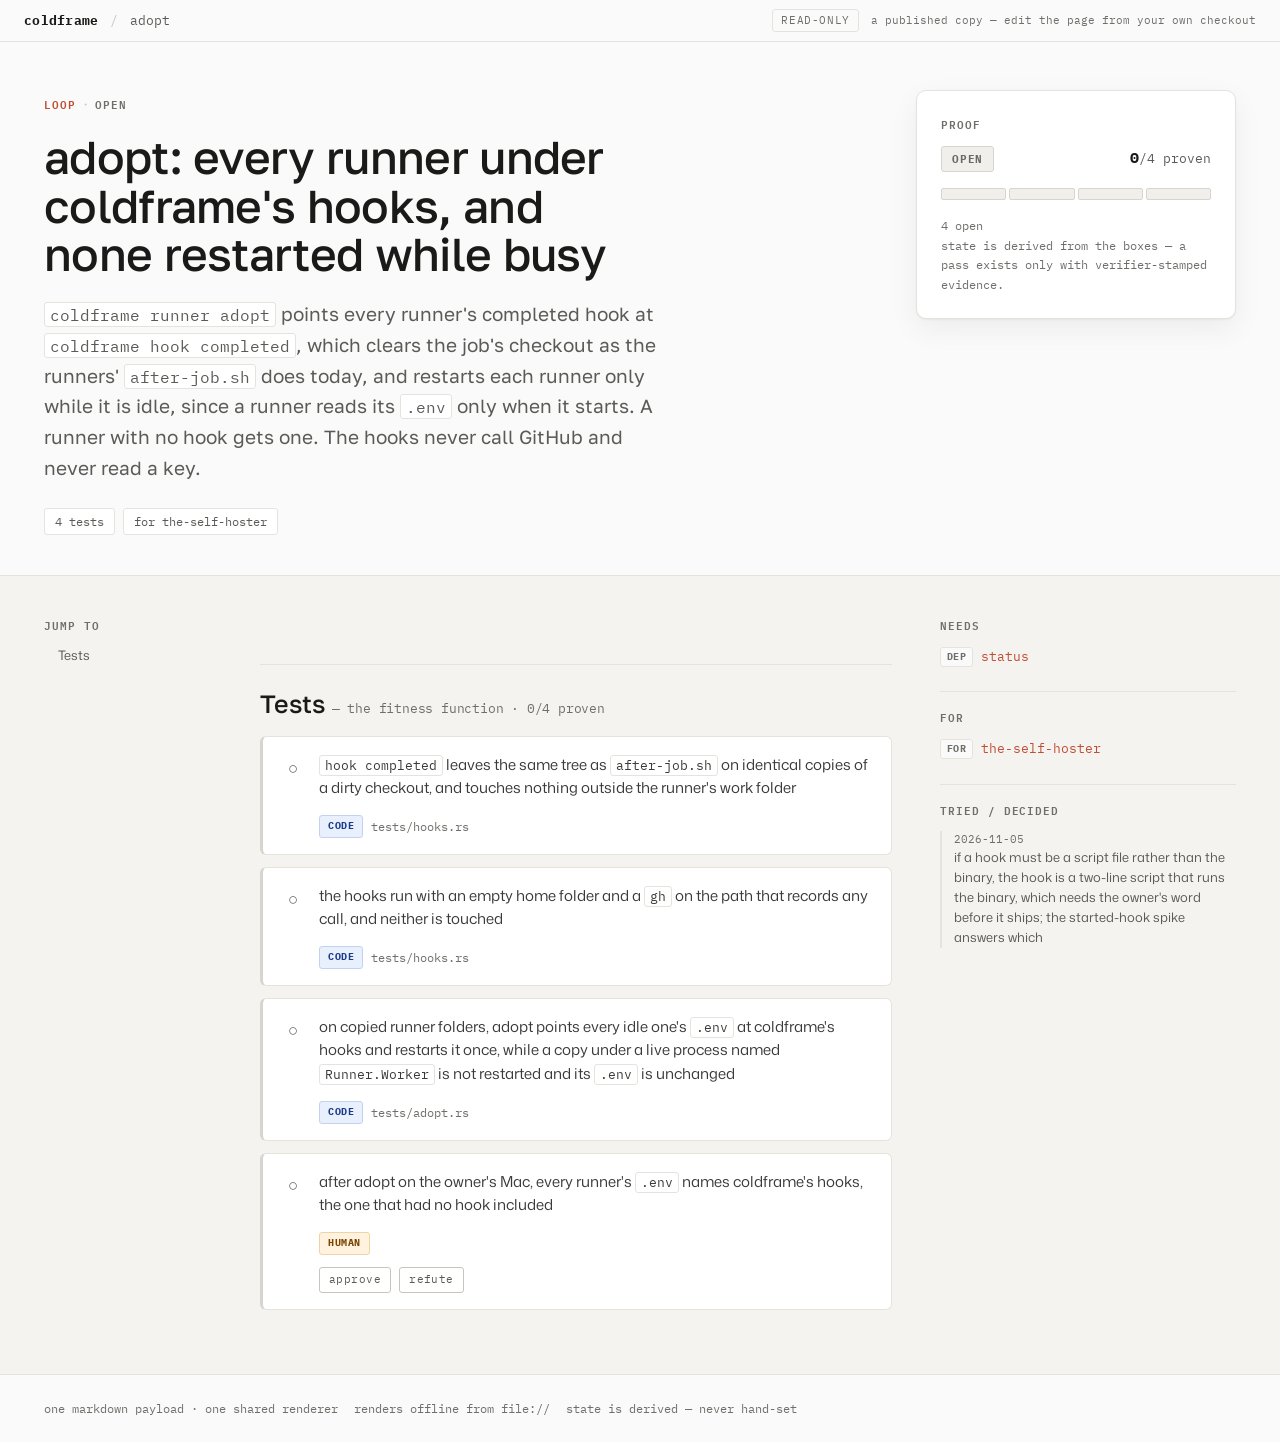
<file: docs/tend2/adopt.tend2.html>
<!doctype html>
<html lang="en">
<meta charset="utf-8">
<meta name="viewport" content="width=device-width, initial-scale=1">
<title>adopt · coldframe</title>
<link rel="stylesheet" href="loop.css">
<body>
<noscript>This page renders its markdown payload with JavaScript. Enable JavaScript, or read the raw payload in the page source.</noscript>
<script type="text/markdown" id="loop">
# adopt: every runner under coldframe's hooks, and none restarted while busy
**Goal.** `coldframe runner adopt` points every runner's completed hook at `coldframe hook completed`, which clears the job's checkout as the runners' `after-job.sh` does today, and restarts each runner only while it is idle, since a runner reads its `.env` only when it starts. A runner with no hook gets one. The hooks never call GitHub and never read a key.

## Tests
- [ ] (code) `hook completed` leaves the same tree as `after-job.sh` on identical copies of a dirty checkout, and touches nothing outside the runner's work folder · tests/hooks.rs
- [ ] (code) the hooks run with an empty home folder and a `gh` on the path that records any call, and neither is touched · tests/hooks.rs
- [ ] (code) on copied runner folders, adopt points every idle one's `.env` at coldframe's hooks and restarts it once, while a copy under a live process named `Runner.Worker` is not restarted and its `.env` is unchanged · tests/adopt.rs
- [ ] (human) after adopt on the owner's Mac, every runner's `.env` names coldframe's hooks, the one that had no hook included

## Needs
- #status

## For
- #the-self-hoster

## Tried
- 2026-11-05 if a hook must be a script file rather than the binary, the hook is a two-line script that runs the binary, which needs the owner's word before it ships; the started-hook spike answers which
</script>
<script src="loop.js"></script>
</file>
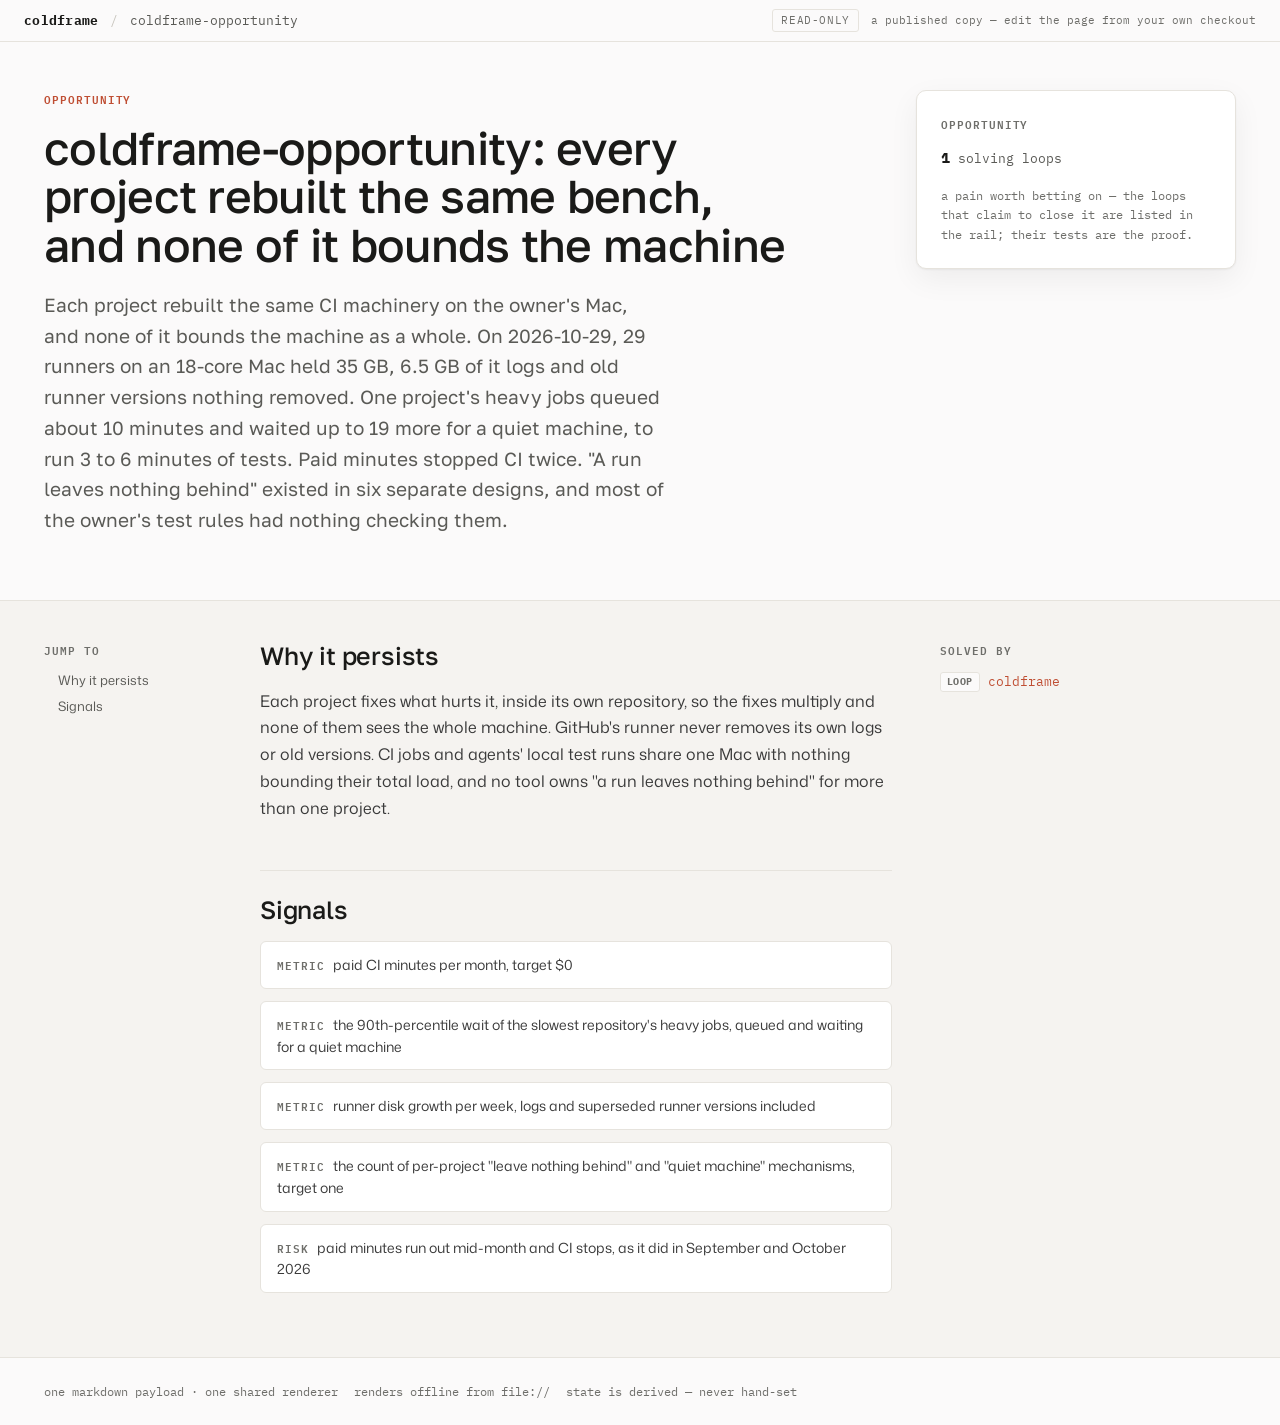
<file: docs/tend2/coldframe-opportunity.tend2.html>
<!doctype html>
<html lang="en">
<meta charset="utf-8">
<meta name="viewport" content="width=device-width, initial-scale=1">
<title>coldframe-opportunity · coldframe</title>
<link rel="stylesheet" href="loop.css">
<body>
<noscript>This page renders its markdown payload with JavaScript. Enable JavaScript, or read the raw payload in the page source.</noscript>
<script type="text/markdown" id="loop">
# coldframe-opportunity: every project rebuilt the same bench, and none of it bounds the machine
**Pain.** Each project rebuilt the same CI machinery on the owner's Mac, and none of it bounds the machine as a whole. On 2026-10-29, 29 runners on an 18-core Mac held 35 GB, 6.5 GB of it logs and old runner versions nothing removed. One project's heavy jobs queued about 10 minutes and waited up to 19 more for a quiet machine, to run 3 to 6 minutes of tests. Paid minutes stopped CI twice. "A run leaves nothing behind" existed in six separate designs, and most of the owner's test rules had nothing checking them.

## Signals
- metric: paid CI minutes per month, target $0
- metric: the 90th-percentile wait of the slowest repository's heavy jobs, queued and waiting for a quiet machine
- metric: runner disk growth per week, logs and superseded runner versions included
- metric: the count of per-project "leave nothing behind" and "quiet machine" mechanisms, target one
- risk: paid minutes run out mid-month and CI stops, as it did in September and October 2026

## Why it persists
Each project fixes what hurts it, inside its own repository, so the fixes multiply and none of them sees the whole machine. GitHub's runner never removes its own logs or old versions. CI jobs and agents' local test runs share one Mac with nothing bounding their total load, and no tool owns "a run leaves nothing behind" for more than one project.

## Solved by
- #coldframe
</script>
<script src="loop.js"></script>
</file>
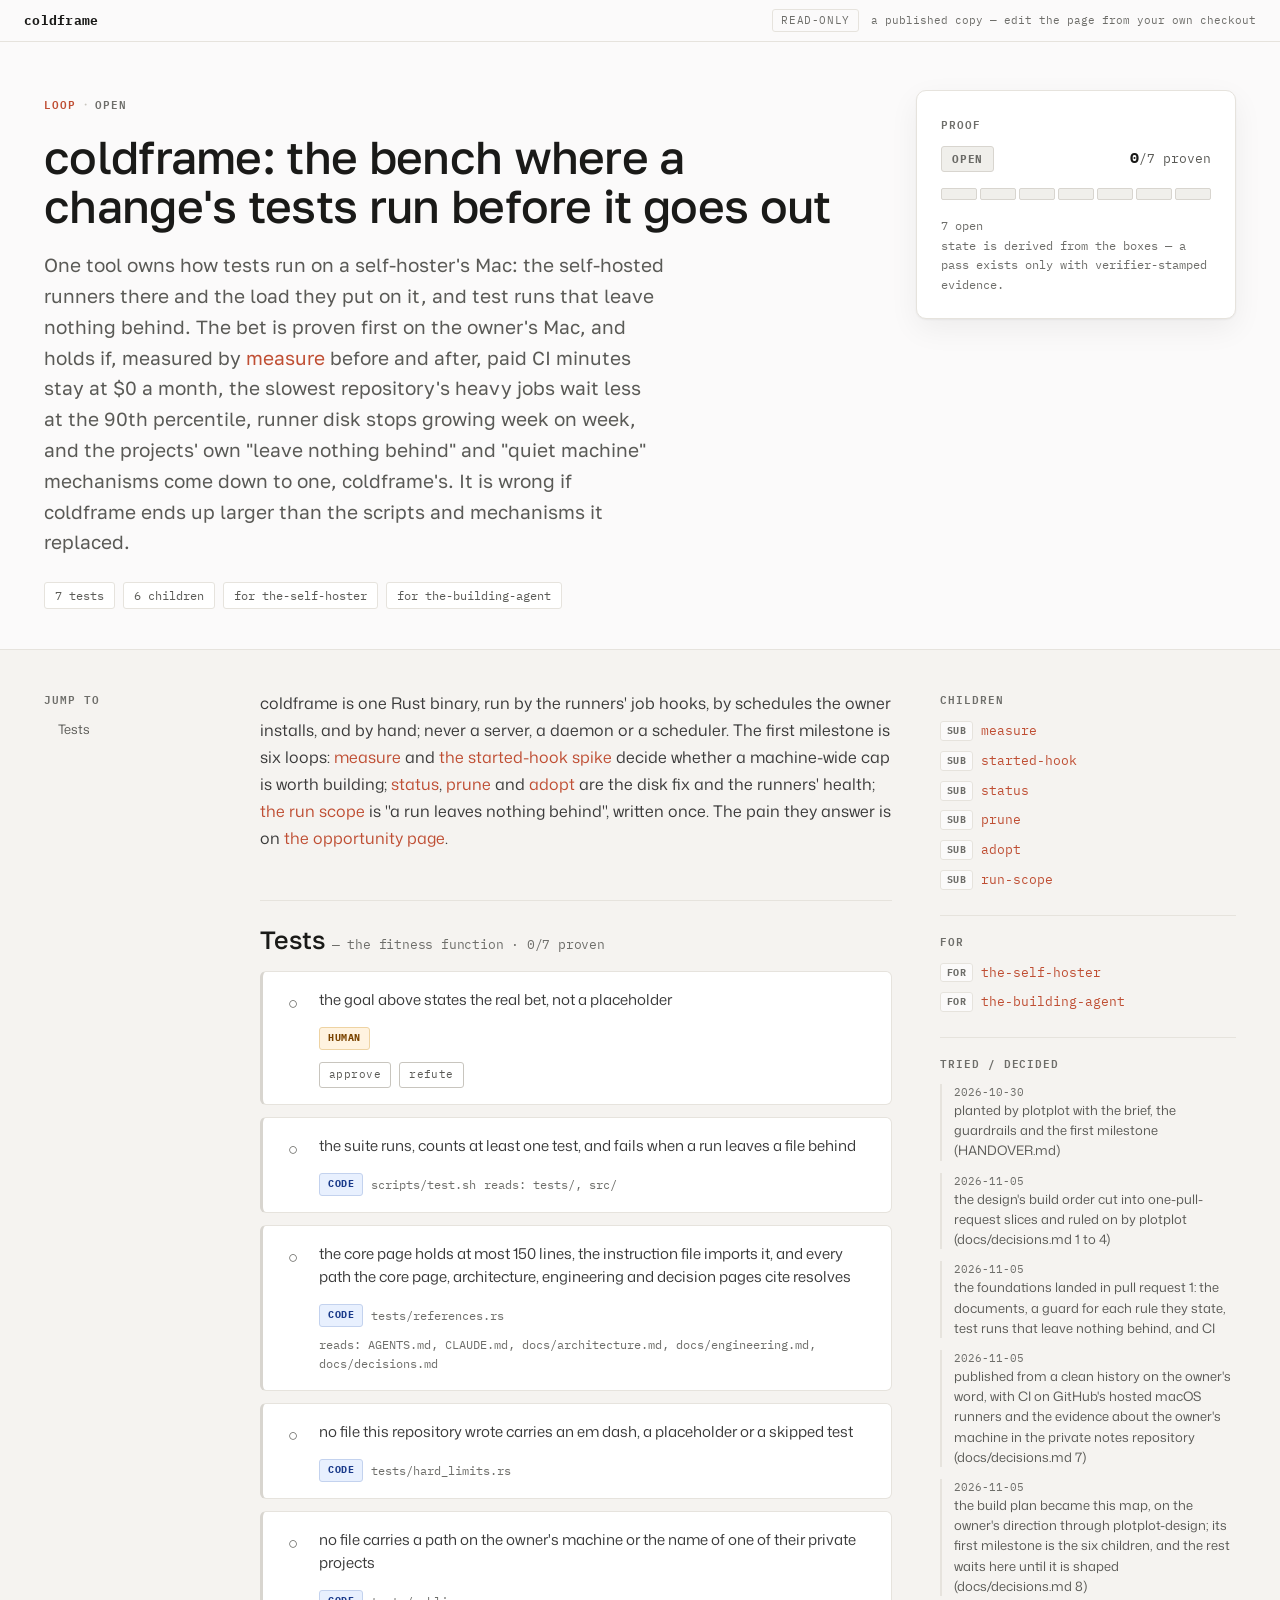
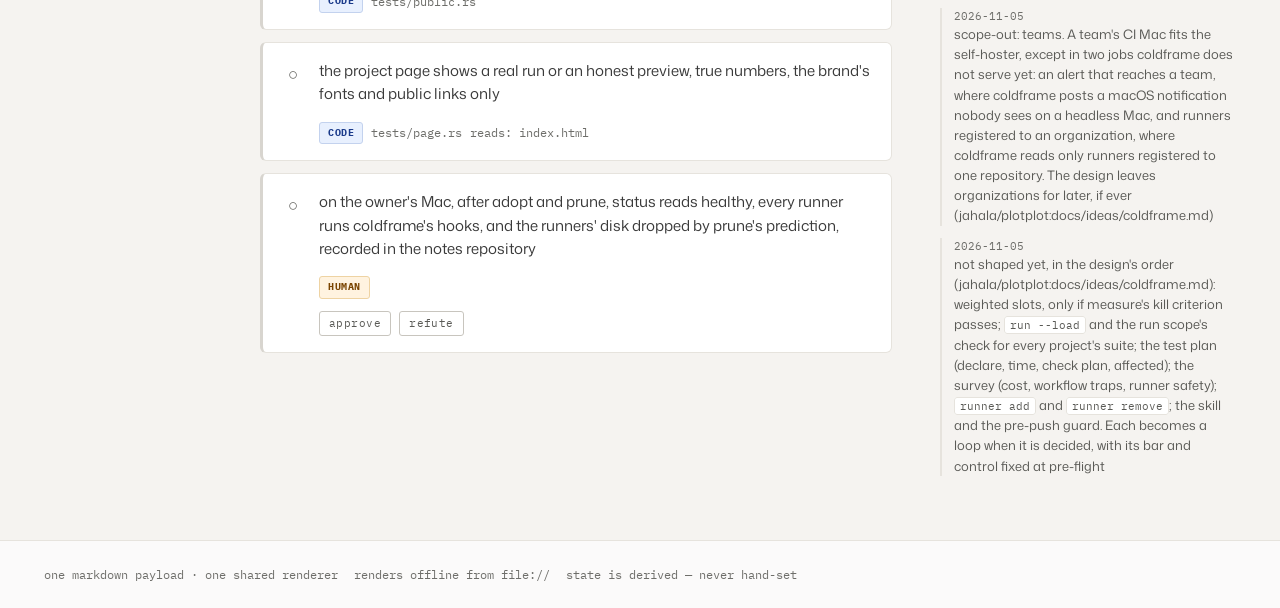
<file: docs/tend2/coldframe.tend2.html>
<!doctype html>
<html lang="en">
<meta charset="utf-8">
<meta name="viewport" content="width=device-width, initial-scale=1">
<title>coldframe</title>
<link rel="stylesheet" href="loop.css">
<body>
<noscript>This page renders its markdown payload with JavaScript. Enable JavaScript, or read the raw payload in the page source.</noscript>
<script type="text/markdown" id="loop">
# coldframe: the bench where a change's tests run before it goes out
**Goal.** One tool owns how tests run on a self-hoster's Mac: the self-hosted runners there and the load they put on it, and test runs that leave nothing behind. The bet is proven first on the owner's Mac, and holds if, measured by [measure](measure.tend2.html) before and after, paid CI minutes stay at $0 a month, the slowest repository's heavy jobs wait less at the 90th percentile, runner disk stops growing week on week, and the projects' own "leave nothing behind" and "quiet machine" mechanisms come down to one, coldframe's. It is wrong if coldframe ends up larger than the scripts and mechanisms it replaced.

coldframe is one Rust binary, run by the runners' job hooks, by schedules the owner installs, and by hand; never a server, a daemon or a scheduler. The first milestone is six loops: [measure](measure.tend2.html) and [the started-hook spike](started-hook.tend2.html) decide whether a machine-wide cap is worth building; [status](status.tend2.html), [prune](prune.tend2.html) and [adopt](adopt.tend2.html) are the disk fix and the runners' health; [the run scope](run-scope.tend2.html) is "a run leaves nothing behind", written once. The pain they answer is on [the opportunity page](coldframe-opportunity.tend2.html).

## Tests
- [ ] (human) the goal above states the real bet, not a placeholder
- [ ] (code) the suite runs, counts at least one test, and fails when a run leaves a file behind · scripts/test.sh · reads: tests/, src/
- [ ] (code) the core page holds at most 150 lines, the instruction file imports it, and every path the core page, architecture, engineering and decision pages cite resolves · tests/references.rs · reads: AGENTS.md, CLAUDE.md, docs/architecture.md, docs/engineering.md, docs/decisions.md
- [ ] (code) no file this repository wrote carries an em dash, a placeholder or a skipped test · tests/hard_limits.rs
- [ ] (code) no file carries a path on the owner's machine or the name of one of their private projects · tests/public.rs
- [ ] (code) the project page shows a real run or an honest preview, true numbers, the brand's fonts and public links only · tests/page.rs · reads: index.html
- [ ] (human) on the owner's Mac, after adopt and prune, status reads healthy, every runner runs coldframe's hooks, and the runners' disk dropped by prune's prediction, recorded in the notes repository

## Children
- #measure
- #started-hook
- #status
- #prune
- #adopt
- #run-scope

## For
- #the-self-hoster
- #the-building-agent

## Tried
- 2026-10-30 planted by plotplot with the brief, the guardrails and the first milestone (HANDOVER.md)
- 2026-11-05 the design's build order cut into one-pull-request slices and ruled on by plotplot (docs/decisions.md 1 to 4)
- 2026-11-05 the foundations landed in pull request 1: the documents, a guard for each rule they state, test runs that leave nothing behind, and CI
- 2026-11-05 published from a clean history on the owner's word, with CI on GitHub's hosted macOS runners and the evidence about the owner's machine in the private notes repository (docs/decisions.md 7)
- 2026-11-05 the build plan became this map, on the owner's direction through plotplot-design; its first milestone is the six children, and the rest waits here until it is shaped (docs/decisions.md 8)
- 2026-11-05 scope-out: teams. A team's CI Mac fits the self-hoster, except in two jobs coldframe does not serve yet: an alert that reaches a team, where coldframe posts a macOS notification nobody sees on a headless Mac, and runners registered to an organization, where coldframe reads only runners registered to one repository. The design leaves organizations for later, if ever (jahala/plotplot:docs/ideas/coldframe.md)
- 2026-11-05 not shaped yet, in the design's order (jahala/plotplot:docs/ideas/coldframe.md): weighted slots, only if measure's kill criterion passes; `run --load` and the run scope's check for every project's suite; the test plan (declare, time, check plan, affected); the survey (cost, workflow traps, runner safety); `runner add` and `runner remove`; the skill and the pre-push guard. Each becomes a loop when it is decided, with its bar and control fixed at pre-flight
</script>
<script src="loop.js"></script>
</file>
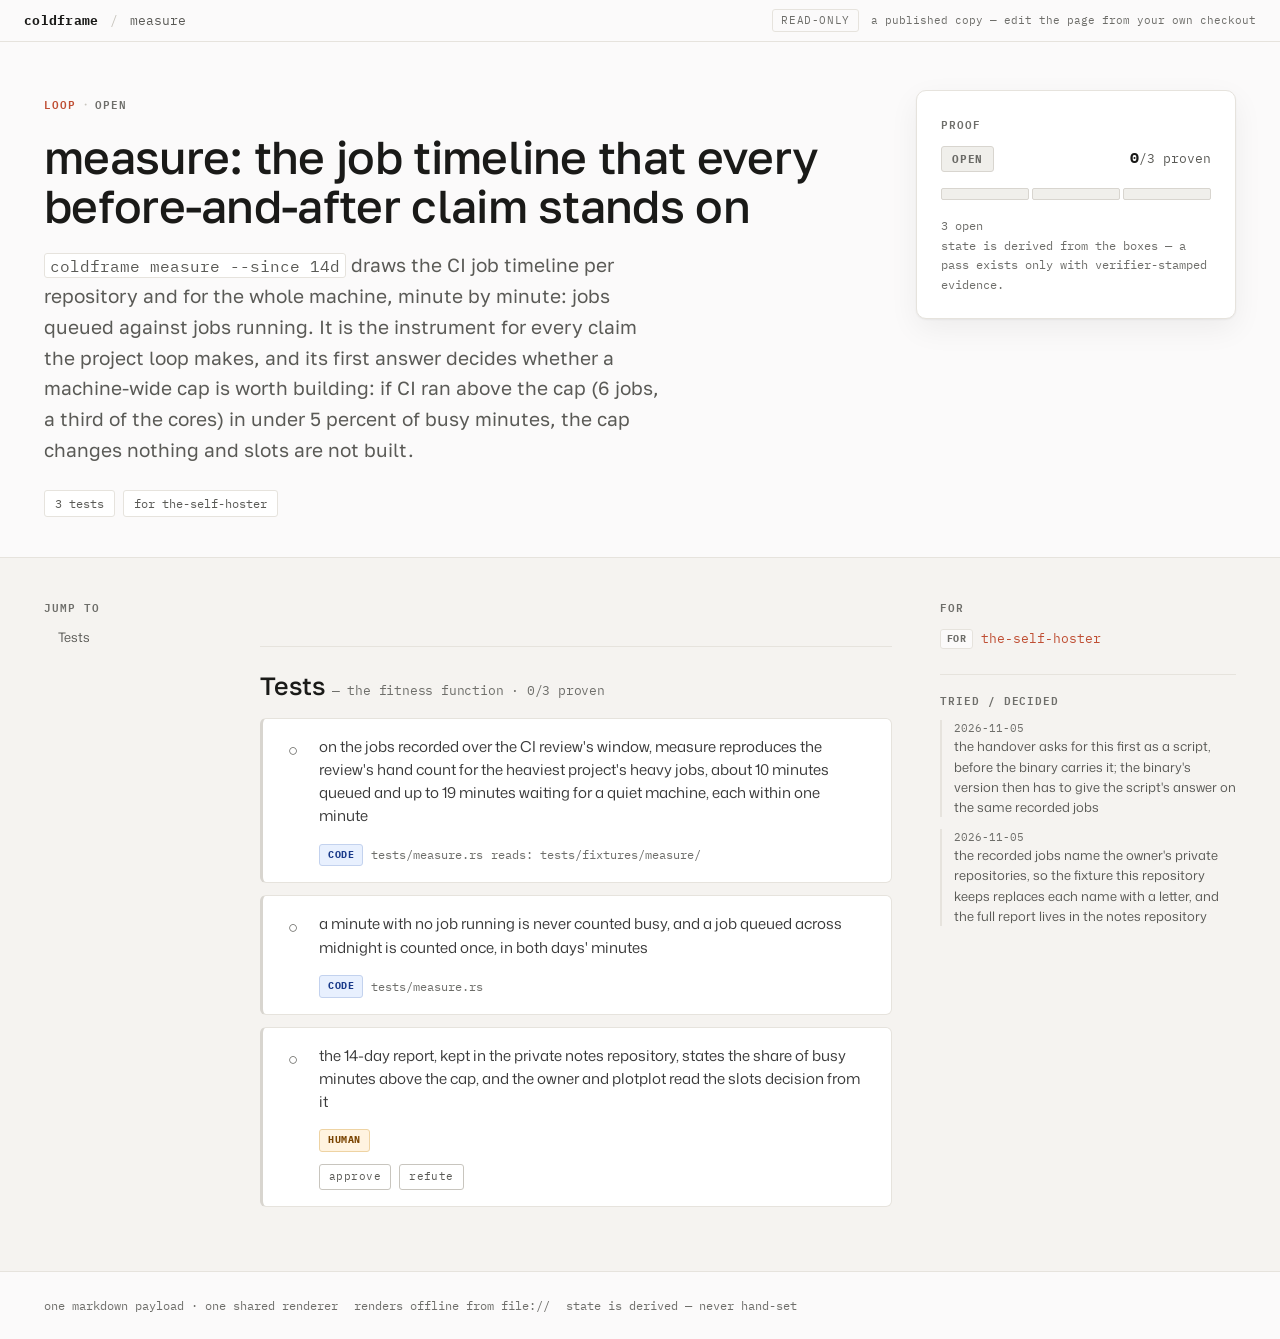
<file: docs/tend2/measure.tend2.html>
<!doctype html>
<html lang="en">
<meta charset="utf-8">
<meta name="viewport" content="width=device-width, initial-scale=1">
<title>measure · coldframe</title>
<link rel="stylesheet" href="loop.css">
<body>
<noscript>This page renders its markdown payload with JavaScript. Enable JavaScript, or read the raw payload in the page source.</noscript>
<script type="text/markdown" id="loop">
# measure: the job timeline that every before-and-after claim stands on
**Goal.** `coldframe measure --since 14d` draws the CI job timeline per repository and for the whole machine, minute by minute: jobs queued against jobs running. It is the instrument for every claim the project loop makes, and its first answer decides whether a machine-wide cap is worth building: if CI ran above the cap (6 jobs, a third of the cores) in under 5 percent of busy minutes, the cap changes nothing and slots are not built.

## Tests
- [ ] (code) on the jobs recorded over the CI review's window, measure reproduces the review's hand count for the heaviest project's heavy jobs, about 10 minutes queued and up to 19 minutes waiting for a quiet machine, each within one minute · tests/measure.rs · reads: tests/fixtures/measure/
- [ ] (code) a minute with no job running is never counted busy, and a job queued across midnight is counted once, in both days' minutes · tests/measure.rs
- [ ] (human) the 14-day report, kept in the private notes repository, states the share of busy minutes above the cap, and the owner and plotplot read the slots decision from it

## For
- #the-self-hoster

## Tried
- 2026-11-05 the handover asks for this first as a script, before the binary carries it; the binary's version then has to give the script's answer on the same recorded jobs
- 2026-11-05 the recorded jobs name the owner's private repositories, so the fixture this repository keeps replaces each name with a letter, and the full report lives in the notes repository
</script>
<script src="loop.js"></script>
</file>
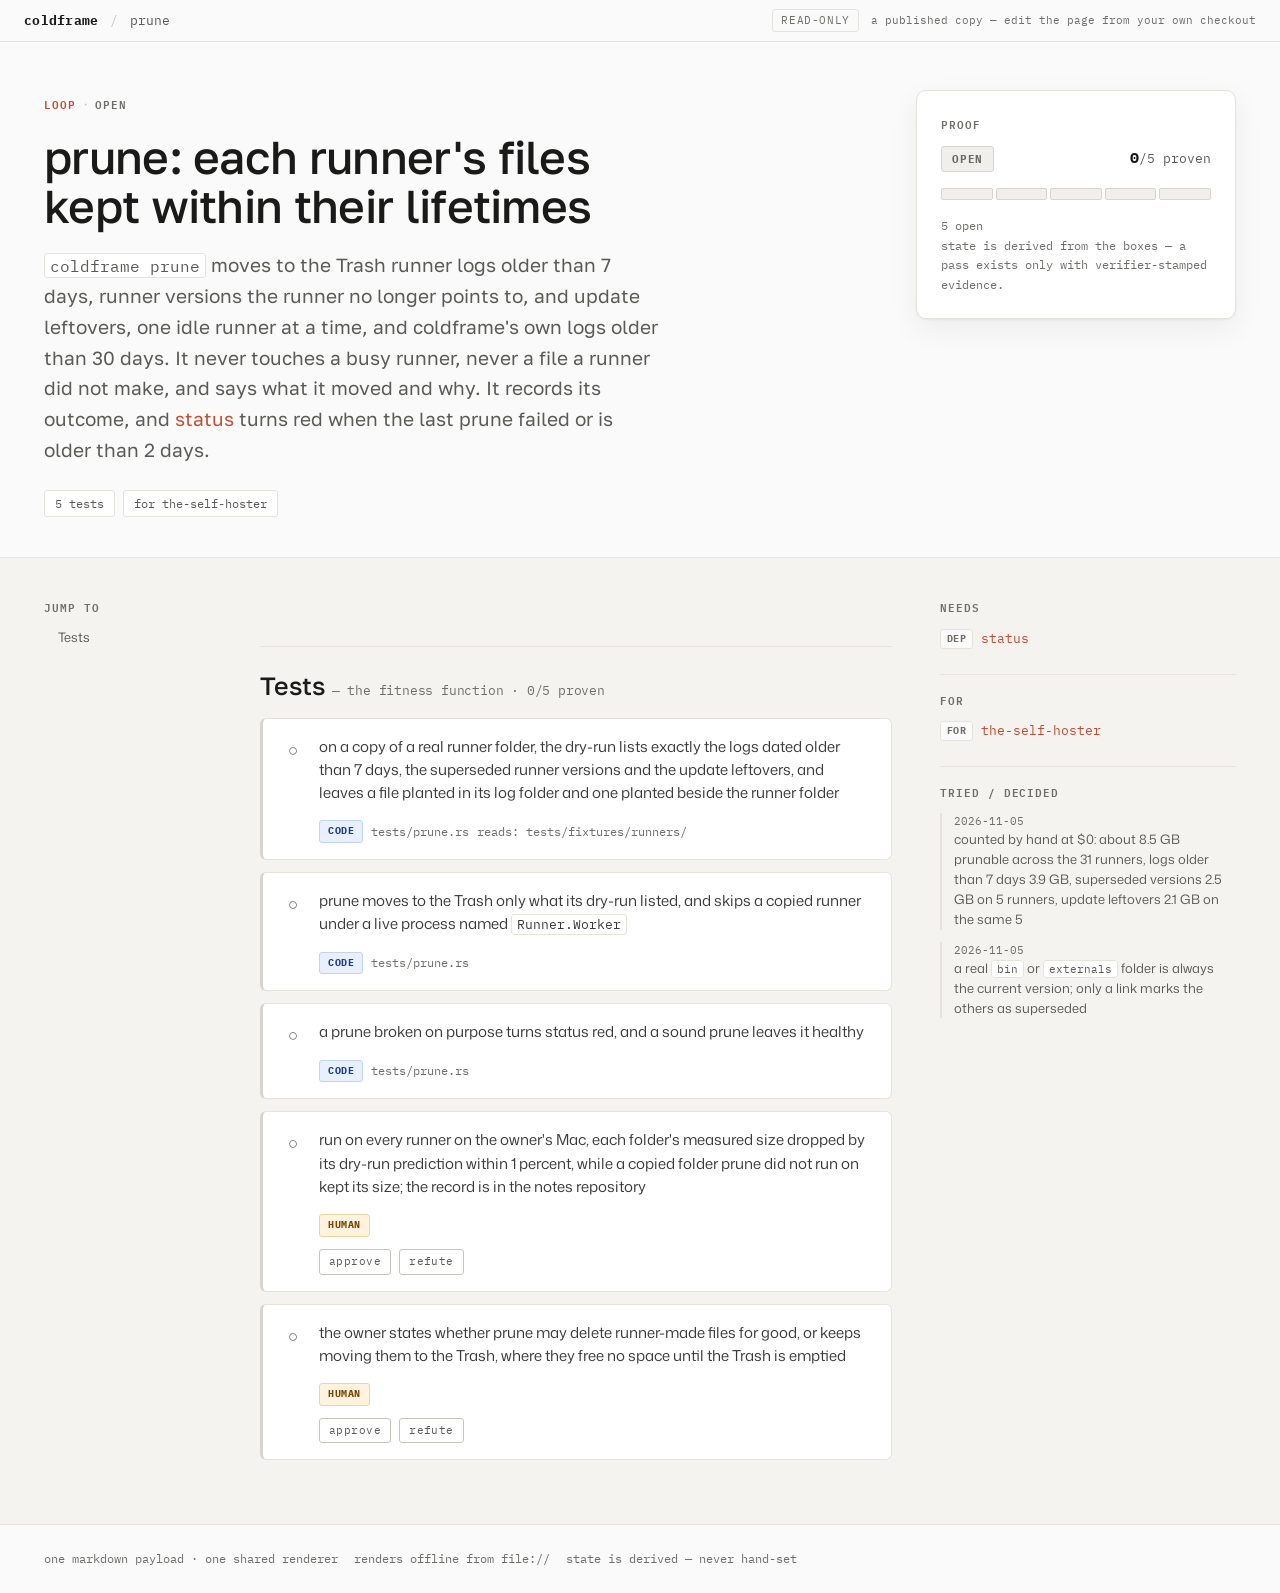
<file: docs/tend2/prune.tend2.html>
<!doctype html>
<html lang="en">
<meta charset="utf-8">
<meta name="viewport" content="width=device-width, initial-scale=1">
<title>prune · coldframe</title>
<link rel="stylesheet" href="loop.css">
<body>
<noscript>This page renders its markdown payload with JavaScript. Enable JavaScript, or read the raw payload in the page source.</noscript>
<script type="text/markdown" id="loop">
# prune: each runner's files kept within their lifetimes
**Goal.** `coldframe prune` moves to the Trash runner logs older than 7 days, runner versions the runner no longer points to, and update leftovers, one idle runner at a time, and coldframe's own logs older than 30 days. It never touches a busy runner, never a file a runner did not make, and says what it moved and why. It records its outcome, and [status](status.tend2.html) turns red when the last prune failed or is older than 2 days.

## Tests
- [ ] (code) on a copy of a real runner folder, the dry-run lists exactly the logs dated older than 7 days, the superseded runner versions and the update leftovers, and leaves a file planted in its log folder and one planted beside the runner folder · tests/prune.rs · reads: tests/fixtures/runners/
- [ ] (code) prune moves to the Trash only what its dry-run listed, and skips a copied runner under a live process named `Runner.Worker` · tests/prune.rs
- [ ] (code) a prune broken on purpose turns status red, and a sound prune leaves it healthy · tests/prune.rs
- [ ] (human) run on every runner on the owner's Mac, each folder's measured size dropped by its dry-run prediction within 1 percent, while a copied folder prune did not run on kept its size; the record is in the notes repository
- [ ] (human) the owner states whether prune may delete runner-made files for good, or keeps moving them to the Trash, where they free no space until the Trash is emptied

## Needs
- #status

## For
- #the-self-hoster

## Tried
- 2026-11-05 counted by hand at $0: about 8.5 GB prunable across the 31 runners, logs older than 7 days 3.9 GB, superseded versions 2.5 GB on 5 runners, update leftovers 2.1 GB on the same 5
- 2026-11-05 a real `bin` or `externals` folder is always the current version; only a link marks the others as superseded
</script>
<script src="loop.js"></script>
</file>
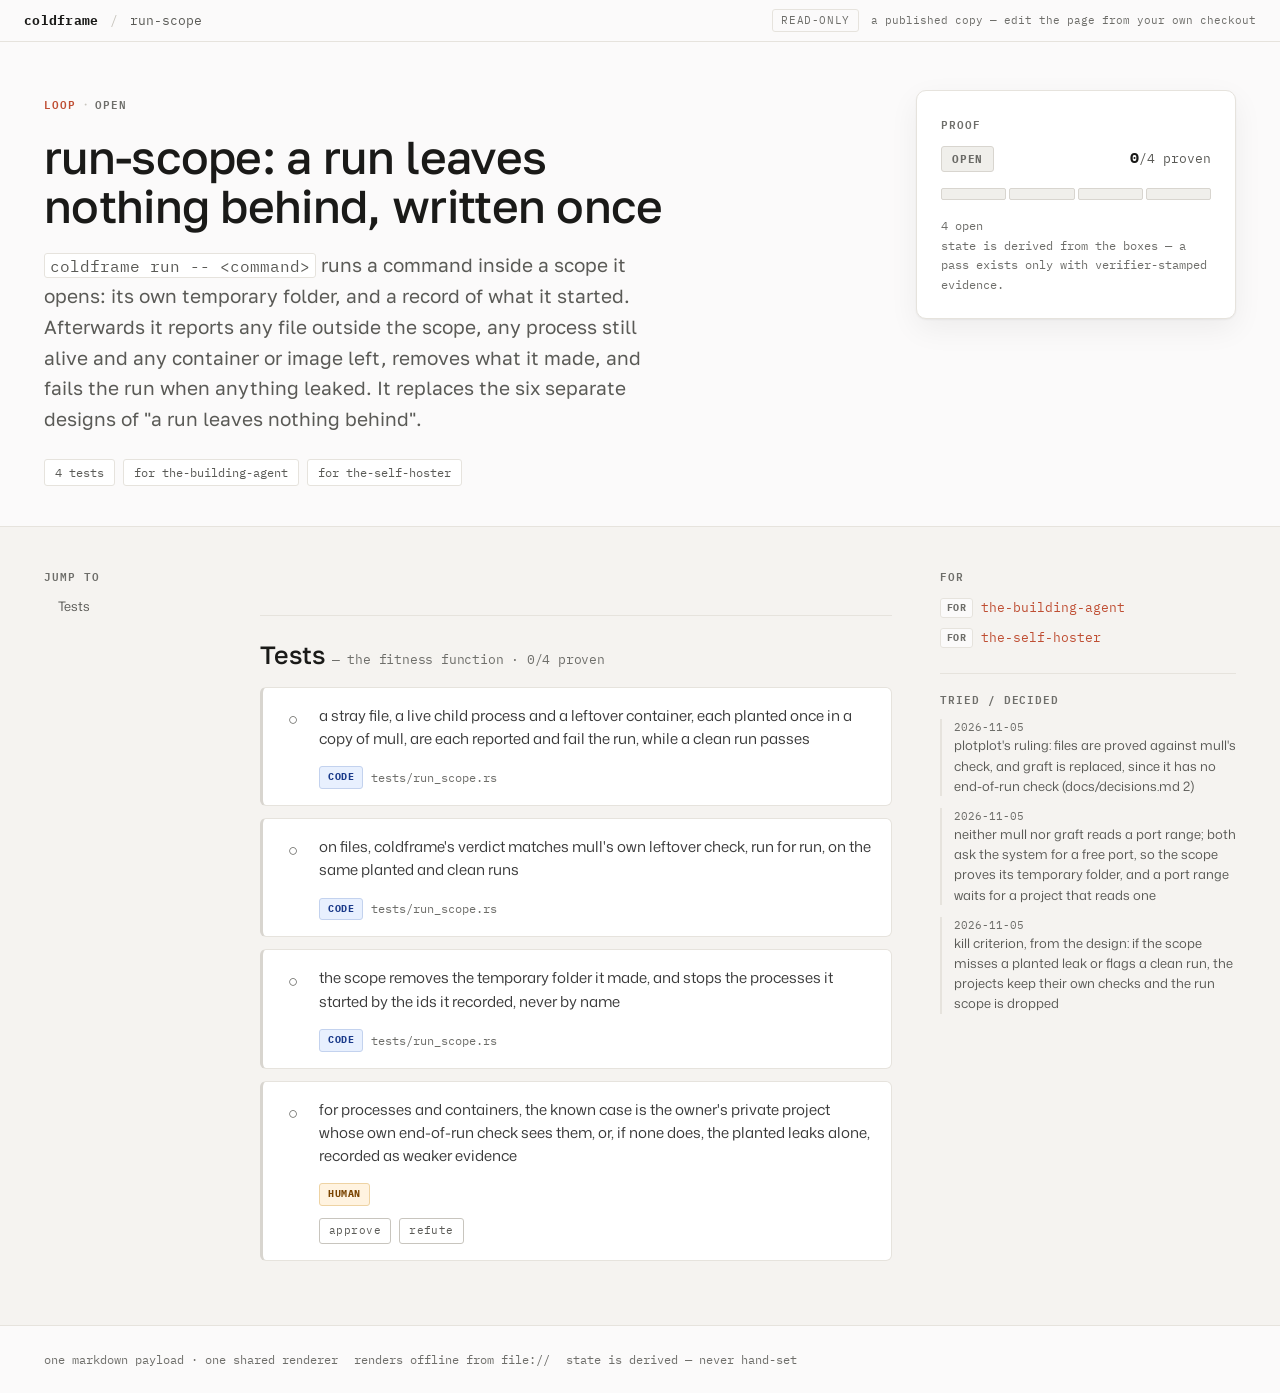
<file: docs/tend2/run-scope.tend2.html>
<!doctype html>
<html lang="en">
<meta charset="utf-8">
<meta name="viewport" content="width=device-width, initial-scale=1">
<title>run-scope · coldframe</title>
<link rel="stylesheet" href="loop.css">
<body>
<noscript>This page renders its markdown payload with JavaScript. Enable JavaScript, or read the raw payload in the page source.</noscript>
<script type="text/markdown" id="loop">
# run-scope: a run leaves nothing behind, written once
**Goal.** `coldframe run -- <command>` runs a command inside a scope it opens: its own temporary folder, and a record of what it started. Afterwards it reports any file outside the scope, any process still alive and any container or image left, removes what it made, and fails the run when anything leaked. It replaces the six separate designs of "a run leaves nothing behind".

## Tests
- [ ] (code) a stray file, a live child process and a leftover container, each planted once in a copy of mull, are each reported and fail the run, while a clean run passes · tests/run_scope.rs
- [ ] (code) on files, coldframe's verdict matches mull's own leftover check, run for run, on the same planted and clean runs · tests/run_scope.rs
- [ ] (code) the scope removes the temporary folder it made, and stops the processes it started by the ids it recorded, never by name · tests/run_scope.rs
- [ ] (human) for processes and containers, the known case is the owner's private project whose own end-of-run check sees them, or, if none does, the planted leaks alone, recorded as weaker evidence

## For
- #the-building-agent
- #the-self-hoster

## Tried
- 2026-11-05 plotplot's ruling: files are proved against mull's check, and graft is replaced, since it has no end-of-run check (docs/decisions.md 2)
- 2026-11-05 neither mull nor graft reads a port range; both ask the system for a free port, so the scope proves its temporary folder, and a port range waits for a project that reads one
- 2026-11-05 kill criterion, from the design: if the scope misses a planted leak or flags a clean run, the projects keep their own checks and the run scope is dropped
</script>
<script src="loop.js"></script>
</file>
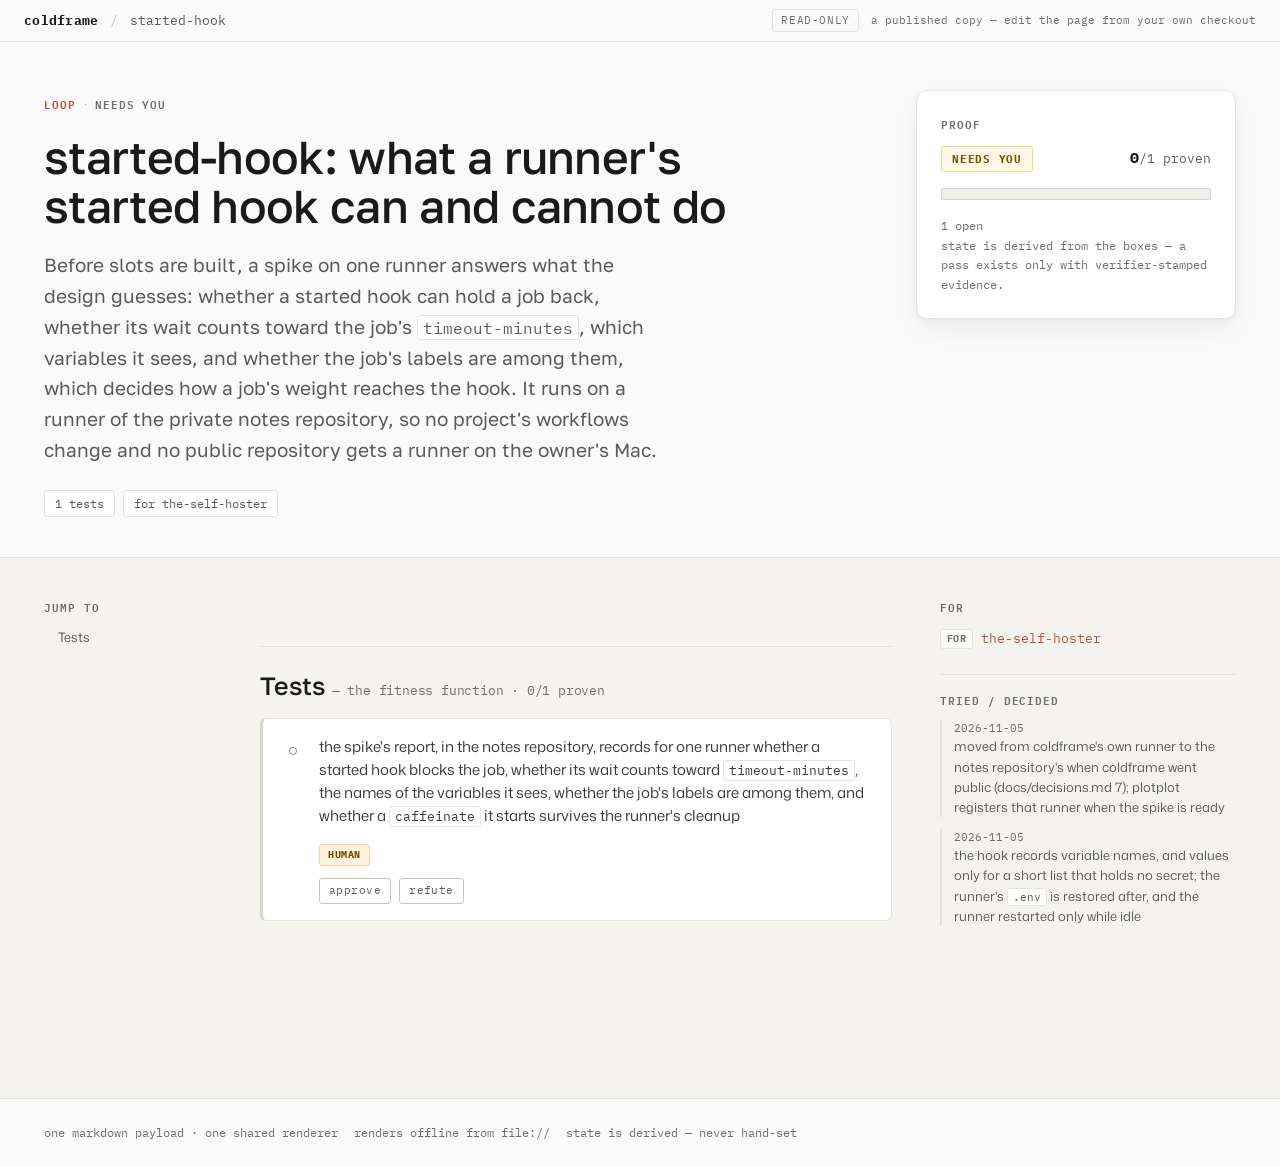
<file: docs/tend2/started-hook.tend2.html>
<!doctype html>
<html lang="en">
<meta charset="utf-8">
<meta name="viewport" content="width=device-width, initial-scale=1">
<title>started-hook · coldframe</title>
<link rel="stylesheet" href="loop.css">
<body>
<noscript>This page renders its markdown payload with JavaScript. Enable JavaScript, or read the raw payload in the page source.</noscript>
<script type="text/markdown" id="loop">
# started-hook: what a runner's started hook can and cannot do
**Goal.** Before slots are built, a spike on one runner answers what the design guesses: whether a started hook can hold a job back, whether its wait counts toward the job's `timeout-minutes`, which variables it sees, and whether the job's labels are among them, which decides how a job's weight reaches the hook. It runs on a runner of the private notes repository, so no project's workflows change and no public repository gets a runner on the owner's Mac.

## Tests
- [ ] (human) the spike's report, in the notes repository, records for one runner whether a started hook blocks the job, whether its wait counts toward `timeout-minutes`, the names of the variables it sees, whether the job's labels are among them, and whether a `caffeinate` it starts survives the runner's cleanup

## For
- #the-self-hoster

## Tried
- 2026-11-05 moved from coldframe's own runner to the notes repository's when coldframe went public (docs/decisions.md 7); plotplot registers that runner when the spike is ready
- 2026-11-05 the hook records variable names, and values only for a short list that holds no secret; the runner's `.env` is restored after, and the runner restarted only while idle
</script>
<script src="loop.js"></script>
</file>
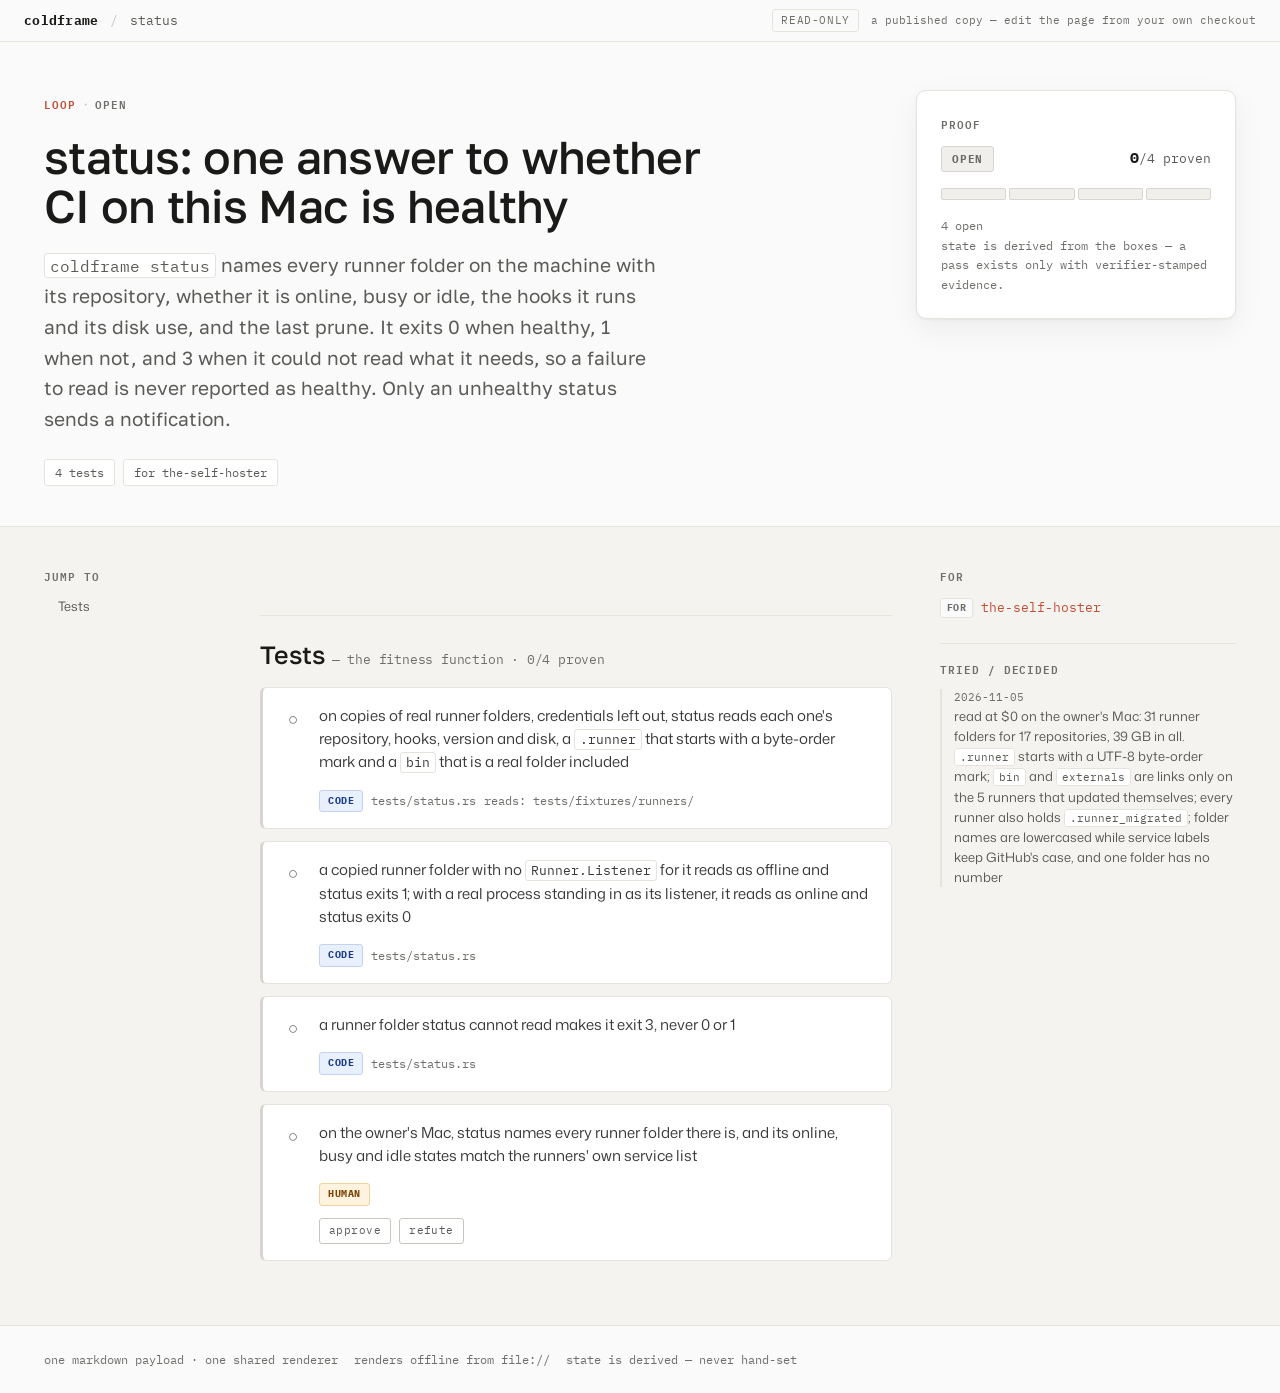
<file: docs/tend2/status.tend2.html>
<!doctype html>
<html lang="en">
<meta charset="utf-8">
<meta name="viewport" content="width=device-width, initial-scale=1">
<title>status · coldframe</title>
<link rel="stylesheet" href="loop.css">
<body>
<noscript>This page renders its markdown payload with JavaScript. Enable JavaScript, or read the raw payload in the page source.</noscript>
<script type="text/markdown" id="loop">
# status: one answer to whether CI on this Mac is healthy
**Goal.** `coldframe status` names every runner folder on the machine with its repository, whether it is online, busy or idle, the hooks it runs and its disk use, and the last prune. It exits 0 when healthy, 1 when not, and 3 when it could not read what it needs, so a failure to read is never reported as healthy. Only an unhealthy status sends a notification.

## Tests
- [ ] (code) on copies of real runner folders, credentials left out, status reads each one's repository, hooks, version and disk, a `.runner` that starts with a byte-order mark and a `bin` that is a real folder included · tests/status.rs · reads: tests/fixtures/runners/
- [ ] (code) a copied runner folder with no `Runner.Listener` for it reads as offline and status exits 1; with a real process standing in as its listener, it reads as online and status exits 0 · tests/status.rs
- [ ] (code) a runner folder status cannot read makes it exit 3, never 0 or 1 · tests/status.rs
- [ ] (human) on the owner's Mac, status names every runner folder there is, and its online, busy and idle states match the runners' own service list

## For
- #the-self-hoster

## Tried
- 2026-11-05 read at $0 on the owner's Mac: 31 runner folders for 17 repositories, 39 GB in all. `.runner` starts with a UTF-8 byte-order mark; `bin` and `externals` are links only on the 5 runners that updated themselves; every runner also holds `.runner_migrated`; folder names are lowercased while service labels keep GitHub's case, and one folder has no number
</script>
<script src="loop.js"></script>
</file>
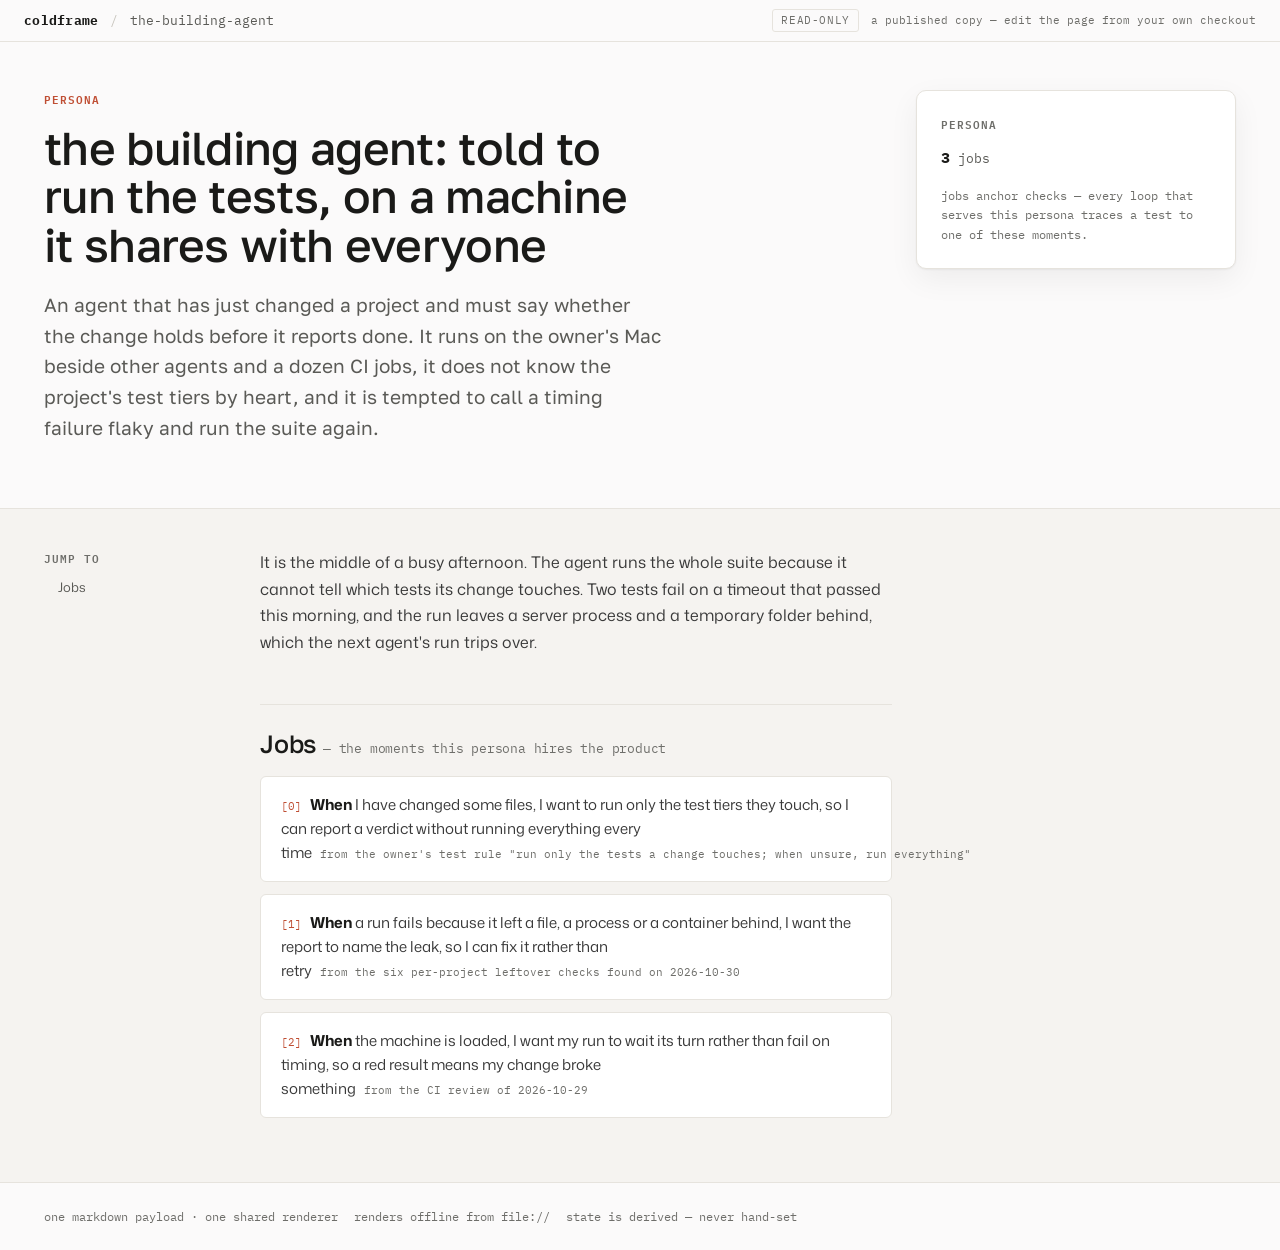
<file: docs/tend2/the-building-agent.tend2.html>
<!doctype html>
<html lang="en">
<meta charset="utf-8">
<meta name="viewport" content="width=device-width, initial-scale=1">
<title>the-building-agent · coldframe</title>
<link rel="stylesheet" href="loop.css">
<body>
<noscript>This page renders its markdown payload with JavaScript. Enable JavaScript, or read the raw payload in the page source.</noscript>
<script type="text/markdown" id="loop">
# the building agent: told to run the tests, on a machine it shares with everyone
**Who.** An agent that has just changed a project and must say whether the change holds before it reports done. It runs on the owner's Mac beside other agents and a dozen CI jobs, it does not know the project's test tiers by heart, and it is tempted to call a timing failure flaky and run the suite again.

It is the middle of a busy afternoon. The agent runs the whole suite because it cannot tell which tests its change touches. Two tests fail on a timeout that passed this morning, and the run leaves a server process and a temporary folder behind, which the next agent's run trips over.

## Jobs
- When I have changed some files, I want to run only the test tiers they touch, so I can report a verdict without running everything every time · from the owner's test rule "run only the tests a change touches; when unsure, run everything"
- When a run fails because it left a file, a process or a container behind, I want the report to name the leak, so I can fix it rather than retry · from the six per-project leftover checks found on 2026-10-30
- When the machine is loaded, I want my run to wait its turn rather than fail on timing, so a red result means my change broke something · from the CI review of 2026-10-29
</script>
<script src="loop.js"></script>
</file>
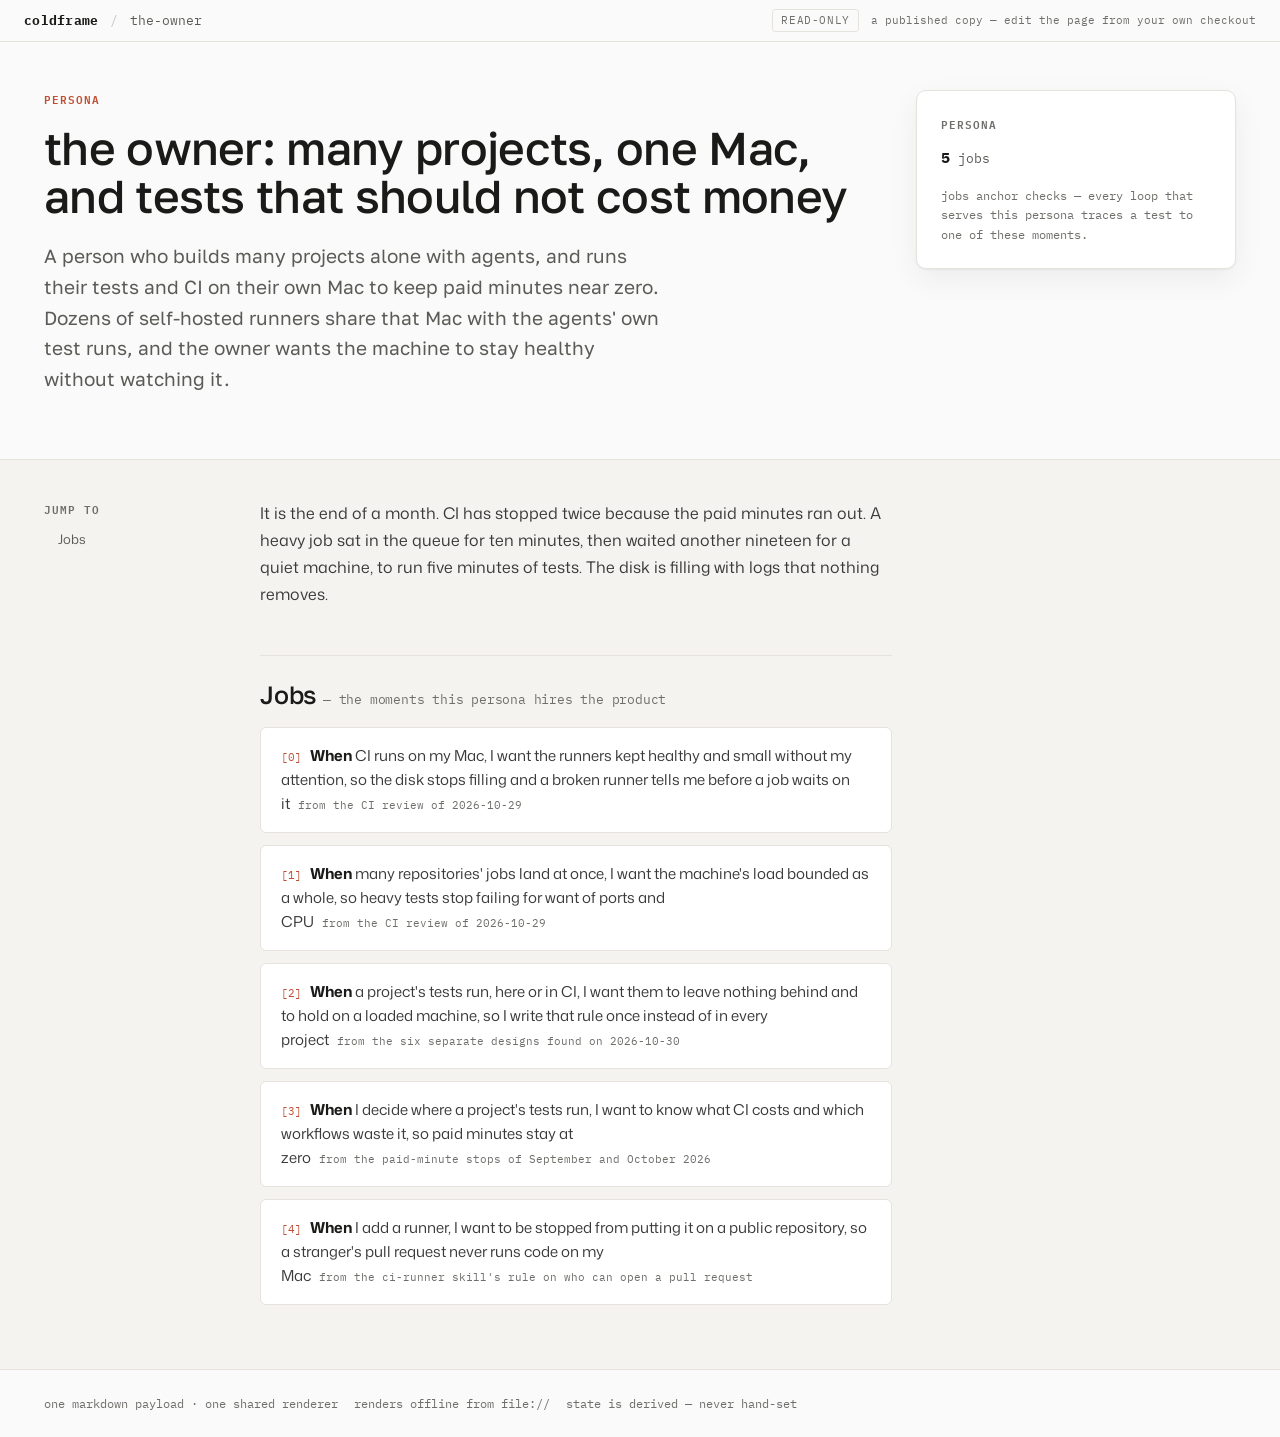
<file: docs/tend2/the-owner.tend2.html>
<!doctype html>
<html lang="en">
<meta charset="utf-8">
<meta name="viewport" content="width=device-width, initial-scale=1">
<title>the-owner · coldframe</title>
<link rel="stylesheet" href="loop.css">
<body>
<noscript>This page renders its markdown payload with JavaScript. Enable JavaScript, or read the raw payload in the page source.</noscript>
<script type="text/markdown" id="loop">
# the owner: many projects, one Mac, and tests that should not cost money
**Who.** A person who builds many projects alone with agents, and runs their tests and CI on their own Mac to keep paid minutes near zero. Dozens of self-hosted runners share that Mac with the agents' own test runs, and the owner wants the machine to stay healthy without watching it.

It is the end of a month. CI has stopped twice because the paid minutes ran out. A heavy job sat in the queue for ten minutes, then waited another nineteen for a quiet machine, to run five minutes of tests. The disk is filling with logs that nothing removes.

## Jobs
- When CI runs on my Mac, I want the runners kept healthy and small without my attention, so the disk stops filling and a broken runner tells me before a job waits on it · from the CI review of 2026-10-29
- When many repositories' jobs land at once, I want the machine's load bounded as a whole, so heavy tests stop failing for want of ports and CPU · from the CI review of 2026-10-29
- When a project's tests run, here or in CI, I want them to leave nothing behind and to hold on a loaded machine, so I write that rule once instead of in every project · from the six separate designs found on 2026-10-30
- When I decide where a project's tests run, I want to know what CI costs and which workflows waste it, so paid minutes stay at zero · from the paid-minute stops of September and October 2026
- When I add a runner, I want to be stopped from putting it on a public repository, so a stranger's pull request never runs code on my Mac · from the ci-runner skill's rule on who can open a pull request
</script>
<script src="loop.js"></script>
</file>
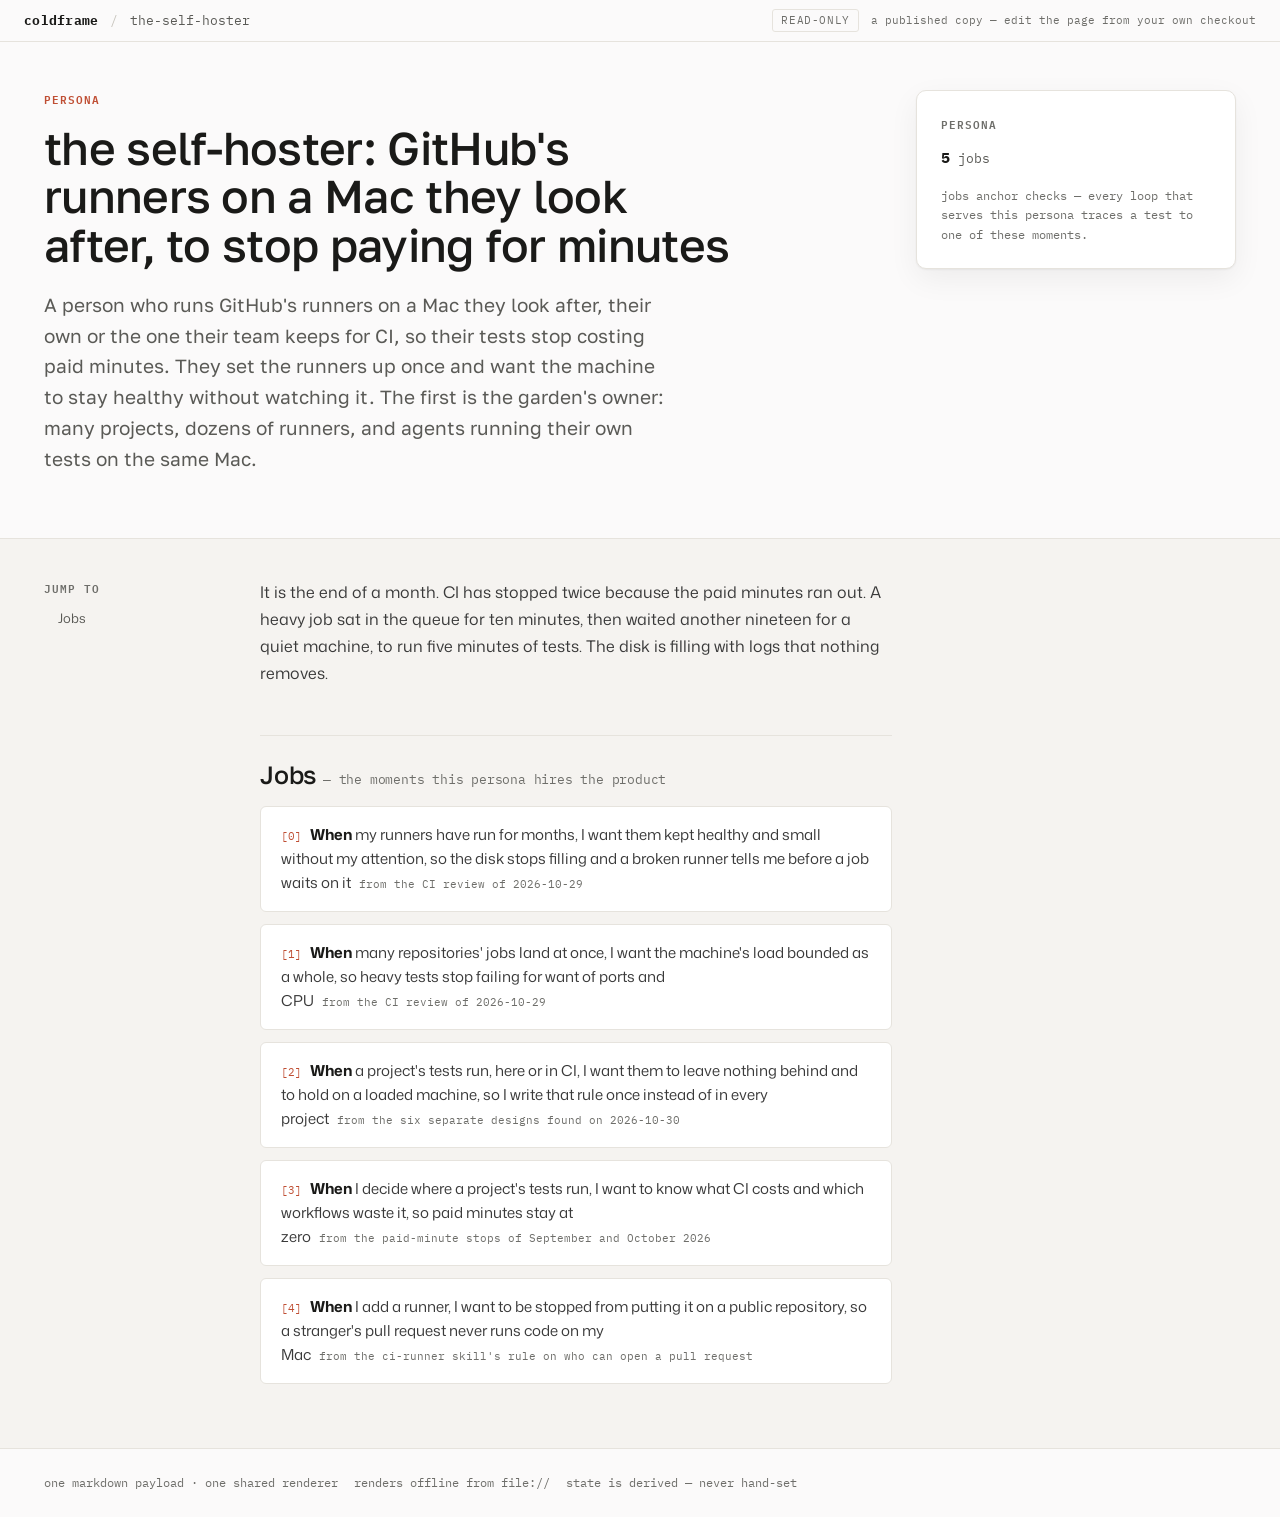
<file: docs/tend2/the-self-hoster.tend2.html>
<!doctype html>
<html lang="en">
<meta charset="utf-8">
<meta name="viewport" content="width=device-width, initial-scale=1">
<title>the-self-hoster · coldframe</title>
<link rel="stylesheet" href="loop.css">
<body>
<noscript>This page renders its markdown payload with JavaScript. Enable JavaScript, or read the raw payload in the page source.</noscript>
<script type="text/markdown" id="loop">
# the self-hoster: GitHub's runners on a Mac they look after, to stop paying for minutes
**Who.** A person who runs GitHub's runners on a Mac they look after, their own or the one their team keeps for CI, so their tests stop costing paid minutes. They set the runners up once and want the machine to stay healthy without watching it. The first is the garden's owner: many projects, dozens of runners, and agents running their own tests on the same Mac.

It is the end of a month. CI has stopped twice because the paid minutes ran out. A heavy job sat in the queue for ten minutes, then waited another nineteen for a quiet machine, to run five minutes of tests. The disk is filling with logs that nothing removes.

## Jobs
- When my runners have run for months, I want them kept healthy and small without my attention, so the disk stops filling and a broken runner tells me before a job waits on it · from the CI review of 2026-10-29
- When many repositories' jobs land at once, I want the machine's load bounded as a whole, so heavy tests stop failing for want of ports and CPU · from the CI review of 2026-10-29
- When a project's tests run, here or in CI, I want them to leave nothing behind and to hold on a loaded machine, so I write that rule once instead of in every project · from the six separate designs found on 2026-10-30
- When I decide where a project's tests run, I want to know what CI costs and which workflows waste it, so paid minutes stay at zero · from the paid-minute stops of September and October 2026
- When I add a runner, I want to be stopped from putting it on a public repository, so a stranger's pull request never runs code on my Mac · from the ci-runner skill's rule on who can open a pull request
</script>
<script src="loop.js"></script>
</file>
<file: docs/tend2/loop.css>
/* GENERATED from src/render/loop.css — do not hand-edit. */
/* loop.css — the ONE shared stylesheet for *.tend2.html pages.
   Design language: tend — warm paper, editorial serif masthead, mono labels,
   single clay accent, three-tone palette, borders on large elements only. */

/* Webfonts. Every family below also has a local fallback stack, so a page opened
   offline or from file:// still renders — it just renders in the fallback. */
@import url('https://fonts.googleapis.com/css2?family=Golos+Text:wght@400..900&family=IBM+Plex+Mono:wght@400;600;700&family=Mona+Sans:ital,wdth,wght@0,75..125,200..900;1,75..125,200..900&display=swap');

:root {
  --serif: 'Golos Text', ui-serif, Georgia, 'Iowan Old Style', 'Times New Roman', serif;
  --sans:  'Mona Sans', system-ui, -apple-system, 'Segoe UI', Roboto, Helvetica, Arial, sans-serif;
  --mono:  'IBM Plex Mono', ui-monospace, 'SF Mono', Menlo, Consolas, monospace;

  --bg:            #fbfafa;
  --bg-2:          #f5f3f0;
  --surface:       #ffffff;
  --text:          #3a3a3a;
  --text-2:        #5a5a56;
  --text-muted:    #6e6e6a;  /* ≥4.5:1 on --bg, --bg-2, and --surface (AA) */
  --border:        #e6e3dd;
  --border-strong: #c8c5be;
  --heading:       #1a1a18;
  --accent:        #D97757;
  --accent-d:      #bf4E33;  /* link colour — AA on --bg (4.6) and --surface (4.8); 4.4 on --bg-2, 4.2 on --accent-weak */
  --accent-weak:   #fbeee5;

  /* check / state colours */
  --ok:      #2d6b25;  --ok-bg:      #eefaec;  --ok-bd:      #b0d4b0;
  --fail:    #a03030;  --fail-bg:    #fdeeee;  --fail-bd:    #eec3c3;
  --human:   #7a5200;  --human-bg:   #fff8e8;  --human-bd:   #f0d88a;
  --open:    #6a6a66;  --open-bg:    #f0efeb;  --open-bd:    #d8d5cf;
  --claimed: #9a4a00;  --claimed-bg: #fff3e6;  --claimed-bd: #f0c898;

  /* method chips */
  --m-code:  #1a3a8a;  --m-code-bg:  #e8f0fe;  --m-code-bd:  #c3d2ee;
  --m-agent: #5a1a8a;  --m-agent-bg: #f3eafe;  --m-agent-bd: #d9c3ee;
  --m-human: #7a4400;  --m-human-bg: #fff3e0;  --m-human-bd: #eed3a3;

  --sp-1: 4px; --sp-2: 8px; --sp-3: 12px; --sp-4: 16px;
  --sp-6: 24px; --sp-8: 32px; --sp-10: 40px; --sp-12: 48px; --sp-16: 64px;
  --radius-sm: 3px; --radius: 6px; --radius-lg: 10px;
  --shadow-card: 0 1px 2px rgba(0,0,0,.05), 0 10px 30px rgba(0,0,0,.06);
  --maxw: 1240px;
}

@media (prefers-color-scheme: dark) {
  :root {
    --bg:            #100f0e;
    --bg-2:          #191816;
    --surface:       #201f1c;
    --text:          #d8d6d2;
    --text-2:        #aeaca6;
    --text-muted:    #8d8b85;  /* ≥4.5:1 on the dark surface, not just the page bg (AA) */
    --border:        #2c2b28;
    --border-strong: #46443f;
    --heading:       #f2f0ec;
    --accent:        #E0866B;
    --accent-d:      #D97757;
    --accent-weak:   #2a1d17;

    --ok:      #7cc874;  --ok-bg:      #182a16;  --ok-bd:      #2d5228;
    --fail:    #e07a7a;  --fail-bg:    #2a1414;  --fail-bd:    #5a2828;
    --human:   #d4a850;  --human-bg:   #262012;  --human-bd:   #5a4420;
    --open:    #8a8880;  --open-bg:    #1e1d1a;  --open-bd:    #3a3833;
    --claimed: #e09a50;  --claimed-bg: #291b0e;  --claimed-bd: #6a4620;

    --m-code:  #8aaee8;  --m-code-bg:  #16203a;  --m-code-bd:  #2a3a5a;
    --m-agent: #c48ae8;  --m-agent-bg: #241333;  --m-agent-bd: #4a2a6a;
    --m-human: #d4a850;  --m-human-bg: #261d0e;  --m-human-bd: #5a4420;

    --shadow-card: 0 1px 2px rgba(0,0,0,.4), 0 10px 30px rgba(0,0,0,.35);
  }
}

/* ── reset ── */
*, *::before, *::after { box-sizing: border-box; }
html, body { margin: 0; padding: 0; }
body {
  background: var(--bg);
  color: var(--text);
  font-family: var(--sans);
  font-size: 16px;
  line-height: 1.68;
  -webkit-font-smoothing: antialiased;
}
a { color: var(--accent-d); text-decoration: none; }
a:hover { text-decoration: underline; }

/* inline code — one rule for every prose surface (lede, narrative, claims, tried).
   Sized in em so it tracks whatever text it sits in. */
code {
  font-family: var(--mono); font-size: .86em;
  background: var(--surface); border: 1px solid var(--border);
  border-radius: var(--radius-sm); padding: 1px 5px;
}
pre code { background: none; border: 0; padding: 0; font-size: inherit; }

/* ── mono label (small caps convention everywhere) ── */
.lp-label {
  font-family: var(--mono);
  font-size: 10.5px;
  font-weight: 600;
  letter-spacing: .09em;
  text-transform: uppercase;
  color: var(--text-muted);
}

/* ── top bar ── */
.lp-top {
  position: sticky; top: 0; z-index: 30;
  height: 42px;
  display: flex; align-items: center; gap: var(--sp-3);
  padding: 0 var(--sp-6);
  background: color-mix(in srgb, var(--bg) 88%, transparent);
  backdrop-filter: blur(8px);
  border-bottom: 1px solid var(--border);
  font-family: var(--mono); font-size: 13px;
}
.lp-top__project { color: var(--heading); font-weight: 700; letter-spacing: .02em; }
.lp-top__sep { color: var(--border-strong); }
.lp-top__page { color: var(--text-2); }
.lp-top__right { margin-left: auto; display: flex; align-items: center; gap: var(--sp-3); }

/* ── hero band ── */
.lp-hero { border-bottom: 1px solid var(--border); background: var(--bg); }
.lp-hero__inner {
  max-width: var(--maxw); margin: 0 auto;
  padding: var(--sp-12) var(--sp-6) var(--sp-10);
  display: grid; grid-template-columns: minmax(0, 1fr) 320px;
  gap: var(--sp-16); align-items: start;
}
.lp-kicker { display: flex; align-items: center; gap: var(--sp-2); margin-bottom: var(--sp-4); }
.lp-kicker .lp-label { color: var(--accent-d); }
.lp-kicker__dot { color: var(--border-strong); }
.lp-hero__title {
  font-family: var(--serif); font-weight: 500;
  font-size: clamp(30px, 4.4vw, 46px); line-height: 1.06;
  letter-spacing: -0.015em; color: var(--heading);
  margin: 0 0 var(--sp-5, 20px);
  text-wrap: balance;
}
.lp-hero__goal {
  font-family: var(--serif); font-size: 19px; line-height: 1.62;
  color: var(--text-2); max-width: 620px; margin: var(--sp-4) 0 var(--sp-6);
}
.lp-hero__goal strong { color: var(--heading); font-weight: 600; }
.lp-hero__goal em { color: var(--accent-d); font-style: italic; }
.lp-chips { display: flex; flex-wrap: wrap; gap: var(--sp-2); }
.lp-chip {
  font-family: var(--mono); font-size: 11.5px;
  padding: 3px 10px; border: 1px solid var(--border);
  border-radius: var(--radius-sm); background: var(--surface); color: var(--text-2);
}
a.lp-chip:hover { border-color: var(--accent); color: var(--accent-d); text-decoration: none; }

/* ── proof card (hero, right) ── */
.lp-proof {
  background: var(--surface); border: 1px solid var(--border);
  border-radius: var(--radius-lg); box-shadow: var(--shadow-card);
  padding: var(--sp-6);
}
.lp-proof .lp-label { display: block; margin-bottom: var(--sp-3); }
.lp-proof__row { display: flex; align-items: baseline; justify-content: space-between; gap: var(--sp-3); margin-bottom: var(--sp-4); }
.lp-proof__nums { font-family: var(--mono); font-size: 12.5px; color: var(--text-2); }
.lp-proof__nums b { color: var(--heading); font-size: 15px; }
.lp-bar { display: flex; gap: 3px; margin: var(--sp-2) 0 var(--sp-4); }
.lp-bar__seg { height: 12px; flex: 1; border-radius: 2px; background: var(--open-bg); border: 1px solid var(--open-bd); }
.lp-bar__seg--pass    { background: var(--ok);      border-color: var(--ok); }
.lp-bar__seg--fail    { background: var(--fail);    border-color: var(--fail); }
.lp-bar__seg--human   { background: var(--human-bd); border-color: var(--human); }
.lp-bar__seg--claimed { background: var(--claimed-bd); border-color: var(--claimed); }
.lp-proof__foot { font-family: var(--mono); font-size: 11.5px; color: var(--text-muted); line-height: 1.7; }
.lp-proof__foot .warn { color: var(--claimed); }
.lp-proof__foot .needs { color: var(--human); }

/* ── state pill ── */
.lp-pill {
  display: inline-flex; align-items: center; gap: 6px;
  font-family: var(--mono); font-size: 11px; font-weight: 700;
  letter-spacing: .07em; text-transform: uppercase;
  padding: 3px 10px; border-radius: var(--radius-sm); border: 1px solid;
}
.lp-pill--done    { color: var(--ok);    background: var(--ok-bg);    border-color: var(--ok-bd); }
.lp-pill--open    { color: var(--open);  background: var(--open-bg);  border-color: var(--open-bd); }
.lp-pill--needs-you { color: var(--human); background: var(--human-bg); border-color: var(--human-bd); }
.lp-pill--failing { color: var(--fail);  background: var(--fail-bg);  border-color: var(--fail-bd); }
.lp-pill--desc    { color: var(--text-2); background: var(--bg-2);    border-color: var(--border); }

/* ── content band ── */
.lp-band { background: var(--bg-2); min-height: 60vh; }
.lp-band__inner {
  max-width: var(--maxw); margin: 0 auto;
  padding: var(--sp-10) var(--sp-6) var(--sp-16);
  display: grid;
  grid-template-columns: 168px minmax(0, 1fr) 296px;
  gap: var(--sp-12);
  align-items: start;
}

/* ── toc ── */
.lp-toc { position: sticky; top: 66px; }
.lp-toc .lp-label { display: block; margin-bottom: var(--sp-3); }
.lp-toc ul { list-style: none; margin: 0; padding: 0; }
.lp-toc li { margin: 0 0 var(--sp-2); }
.lp-toc a {
  display: block; font-size: 13px; line-height: 1.45; color: var(--text-2);
  padding-left: var(--sp-3); border-left: 2px solid transparent;
}
.lp-toc a:hover { color: var(--accent-d); border-left-color: var(--accent); text-decoration: none; }

/* ── article ── */
.lp-article { min-width: 0; max-width: 700px; }
.lp-article > :first-child { margin-top: 0; }
.lp-article h2 {
  font-family: var(--serif); font-weight: 500; font-size: 25px;
  line-height: 1.22; letter-spacing: -0.008em; color: var(--heading);
  margin: var(--sp-12) 0 var(--sp-4); padding-top: var(--sp-6);
  border-top: 1px solid var(--border);
}
.lp-article h2:first-child { border-top: 0; padding-top: 0; margin-top: 0; }
.lp-article h3 {
  font-family: var(--serif); font-weight: 600; font-size: 18px;
  color: var(--heading); margin: var(--sp-8) 0 var(--sp-2);
}
.lp-article p { margin: 0 0 var(--sp-4); }
.lp-article ul, .lp-article ol { margin: 0 0 var(--sp-4); padding-left: var(--sp-6); }
.lp-article li { margin-bottom: var(--sp-2); }
.lp-article li::marker { color: var(--accent); }
.lp-article pre {
  background: var(--surface); border: 1px solid var(--border);
  border-radius: var(--radius); padding: var(--sp-4);
  overflow-x: auto; font-family: var(--mono); font-size: 13px; line-height: 1.6;
  margin: var(--sp-6) 0;
}
.lp-article blockquote {
  margin: var(--sp-6) 0; padding: var(--sp-3) var(--sp-5, 20px);
  border-left: 3px solid var(--accent); background: var(--accent-weak);
  border-radius: 0 var(--radius) var(--radius) 0; color: var(--text-2);
}
.lp-article blockquote p { margin: 0; }
.lp-figure { margin: var(--sp-8) 0; }
.lp-figure svg { display: block; max-width: 100%; height: auto; }
.lp-figure figcaption {
  font-family: var(--mono); font-size: 11px; color: var(--text-muted);
  margin-top: var(--sp-2); letter-spacing: .03em;
}
/* a figure the allowlist refused (FORMAT.md §7.17): the reason, never the SVG */
.lp-figure__removed {
  font-family: var(--mono); font-size: 12px; line-height: 1.5; color: var(--fail);
  background: var(--fail-bg); border: 1px dashed var(--fail-bd);
  border-radius: var(--radius); padding: var(--sp-3) var(--sp-4); margin: 0;
}

/* ── the shape (a loop's screen, as drawn) ──
   Box-drawing characters only join into a frame when the lines touch, so the
   frame sets tighter than code does. */
.lp-shape > :first-child { margin-top: 0; }
.lp-shape pre { line-height: 1.3; margin: var(--sp-4) 0; }

/* ── a flow's path (one inline SVG, one node per moment) ──
   The spine and the nodes carry the order; the text stays neutral type so
   size and weight do the hierarchy and colour only says where each screen
   stands. Every colour is a state token, so dark mode switches with it. */
.lp-flow { margin: var(--sp-4) 0 var(--sp-8); }
.lp-flow svg { display: block; width: 100%; max-width: 480px; height: auto; }
.lp-flow a { text-decoration: none; }
.lp-flow a:hover .lp-flow__text { fill: var(--accent-d); }
.lp-flow__spine { stroke: var(--border-strong); stroke-width: 1.5; }
.lp-flow__dot { fill: var(--open); stroke: var(--surface); stroke-width: 2.5; }
.lp-flow__id {
  font-family: var(--mono); font-size: 14px; font-weight: 600;
  fill: var(--text-muted); letter-spacing: .02em;
}
.lp-flow__text { font-family: var(--sans); font-size: 18px; fill: var(--text); }
.lp-flow__node--done .lp-flow__dot { fill: var(--ok); }
.lp-flow__node--done .lp-flow__id { fill: var(--ok); }
.lp-flow__node--failing .lp-flow__dot { fill: var(--fail); }
.lp-flow__node--failing .lp-flow__id { fill: var(--fail); }
.lp-flow__node--needs-you .lp-flow__dot { fill: var(--human); }
.lp-flow__node--needs-you .lp-flow__id { fill: var(--human); }
.lp-flow__node--open .lp-flow__dot { fill: var(--open); }
.lp-flow__node--open .lp-flow__id { fill: var(--open); }
.lp-flow__node--neutral .lp-flow__dot { fill: var(--open); }
.lp-flow__node--neutral .lp-flow__id { fill: var(--text-muted); }
.lp-flow__node--outcome .lp-flow__dot { fill: var(--accent); }
.lp-flow__node--outcome .lp-flow__id { fill: var(--accent-d); }
.lp-flow__node--outcome .lp-flow__text { font-weight: 600; }
.lp-flow__empty {
  font-family: var(--mono); font-size: 12px; color: var(--text-muted);
  margin: var(--sp-3) 0 var(--sp-6);
}

/* ── checks (in article) ── */
.lp-checks { display: flex; flex-direction: column; gap: var(--sp-3); margin: var(--sp-4) 0 0; }
.lp-check {
  display: flex; gap: var(--sp-4); align-items: flex-start;
  background: var(--surface); border: 1px solid var(--border);
  border-left: 3px solid var(--open-bd);
  border-radius: var(--radius); padding: var(--sp-4) var(--sp-5, 20px);
}
.lp-check--pass    { border-left-color: var(--ok); }
.lp-check--fail    { border-left-color: var(--fail); }
.lp-check--human   { border-left-color: var(--human); }
.lp-check--claimed { border-left-color: var(--claimed); }
.lp-check__icon {
  font-family: var(--mono); font-size: 17px; font-weight: 700;
  width: 20px; text-align: center; flex-shrink: 0; margin-top: 1px;
}
.lp-check--pass    .lp-check__icon { color: var(--ok); }
.lp-check--fail    .lp-check__icon { color: var(--fail); }
.lp-check--human   .lp-check__icon { color: var(--human); }
.lp-check--open    .lp-check__icon { color: var(--open); }
.lp-check--claimed .lp-check__icon { color: var(--claimed); }
.lp-check__body { flex: 1; min-width: 0; }
.lp-check__claim { font-size: 15px; line-height: 1.55; color: var(--text); margin: 0 0 var(--sp-2); }
.lp-check__meta { display: flex; align-items: center; flex-wrap: wrap; gap: var(--sp-2); }
.lp-check__evidence { font-family: var(--mono); font-size: 11.5px; color: var(--text-muted); }
.lp-badge {
  font-family: var(--mono); font-size: 10px; font-weight: 700;
  letter-spacing: .06em; text-transform: uppercase;
  padding: 2px 7px; border-radius: var(--radius-sm); border: 1px solid;
}

/* ── the failure briefing (derived: failing checks + ingested Tried) ── */
.lp-fail {
  background: var(--fail-bg); border: 1px solid var(--fail-bd);
  border-left: 3px solid var(--fail);
  border-radius: var(--radius); padding: var(--sp-4) var(--sp-5, 20px);
  margin: var(--sp-4) 0 0;
}
.lp-fail__check { font-size: 15px; line-height: 1.55; color: var(--text); margin: 0 0 var(--sp-2); }
.lp-fail__id { font-family: var(--mono); font-weight: 700; color: var(--fail); margin-right: 6px; }
.lp-fail__evidence { font-family: var(--mono); font-size: 11.5px; color: var(--text-muted); }
.lp-fail__briefing {
  font-size: 13.5px; line-height: 1.6; color: var(--text-muted);
  border-top: 1px solid var(--fail-bd); padding-top: var(--sp-3); margin: var(--sp-3) 0 0;
}
.lp-fail__decision { font-size: 15px; line-height: 1.55; color: var(--text); margin: var(--sp-3) 0 0; }
.lp-badge--proven  { color: var(--ok); background: var(--ok-bg); border-color: var(--ok-bd); }
.lp-badge--claimed { color: var(--claimed); background: var(--claimed-bg); border-color: var(--claimed-bd); }
.lp-badge--eval    { color: var(--accent-d); background: transparent; border-color: var(--border-strong); font-variant-numeric: tabular-nums; }
.lp-badge--by      { color: var(--text-muted); background: transparent; border-color: var(--border-strong); }
.lp-badge--refused { color: var(--fail); background: var(--fail-bg); border-color: var(--fail-bd); }
.lp-badge--sha { color: var(--text-muted); background: var(--bg-2); border-color: var(--border); text-transform: none; letter-spacing: 0; }

/* method chip */
.lp-method {
  font-family: var(--mono); font-size: 10px; font-weight: 700;
  letter-spacing: .06em; text-transform: uppercase;
  padding: 2px 8px; border-radius: var(--radius-sm); border: 1px solid;
}
.lp-method--code  { color: var(--m-code);  background: var(--m-code-bg);  border-color: var(--m-code-bd); }
.lp-method--agent { color: var(--m-agent); background: var(--m-agent-bg); border-color: var(--m-agent-bd); }
.lp-method--human { color: var(--m-human); background: var(--m-human-bg); border-color: var(--m-human-bd); }

/* ── jobs (persona) ── */
.lp-jobs { display: flex; flex-direction: column; gap: var(--sp-3); margin-top: var(--sp-4); }
.lp-job {
  background: var(--surface); border: 1px solid var(--border);
  border-radius: var(--radius); padding: var(--sp-4) var(--sp-5, 20px);
  font-size: 15px; line-height: 1.6;
}
.lp-job b { color: var(--heading); }
.lp-job .lp-job__n {
  font-family: var(--mono); font-size: 11px; color: var(--accent-d);
  margin-right: var(--sp-2);
}
/* where the job came from: said quietly, after the story */
.lp-job .lp-job__source {
  font-family: var(--mono); font-size: 11px; color: var(--text-muted);
  margin-left: var(--sp-2); white-space: nowrap;
}

/* ── signals (opportunity) ── */
.lp-signals { display: flex; flex-direction: column; gap: var(--sp-3); margin-top: var(--sp-4); }
.lp-signal {
  background: var(--surface); border: 1px solid var(--border);
  border-radius: var(--radius); padding: var(--sp-3) var(--sp-4);
  font-size: 14px; line-height: 1.55;
}
.lp-signal .lp-label { display: inline; margin-right: var(--sp-2); }

/* ── rail ── */
.lp-rail { position: sticky; top: 66px; display: flex; flex-direction: column; gap: var(--sp-6); }
.lp-rail__sec { border-top: 1px solid var(--border); padding-top: var(--sp-4); }
.lp-rail__sec:first-child { border-top: 0; padding-top: 0; }
.lp-rail__sec .lp-label { display: block; margin-bottom: var(--sp-3); }
.lp-links { list-style: none; margin: 0; padding: 0; display: flex; flex-direction: column; gap: var(--sp-2); }
.lp-links li { display: flex; align-items: center; gap: var(--sp-2); font-family: var(--mono); font-size: 13px; }
.lp-links .tag {
  font-size: 9.5px; font-weight: 700; letter-spacing: .05em; text-transform: uppercase;
  color: var(--text-muted); background: var(--bg); border: 1px solid var(--border);
  padding: 1px 6px; border-radius: var(--radius-sm); flex-shrink: 0;
}
.lp-tried { list-style: none; margin: 0; padding: 0; display: flex; flex-direction: column; gap: var(--sp-3); }
.lp-tried li {
  font-size: 13px; line-height: 1.55; color: var(--text-2);
  padding-left: var(--sp-3); border-left: 2px solid var(--border);
}
.lp-tried .d { font-family: var(--mono); font-size: 10.5px; color: var(--text-muted); display: block; }
.lp-tried b { color: var(--text); }

/* ── footer ── */
.lp-foot {
  border-top: 1px solid var(--border); background: var(--bg);
}
.lp-foot__inner {
  max-width: var(--maxw); margin: 0 auto; padding: var(--sp-6);
  font-family: var(--mono); font-size: 11.5px; color: var(--text-muted);
  display: flex; gap: var(--sp-4); flex-wrap: wrap;
}

/* ── the pen — one control in the top bar, the folder grant, the verifier's commands ── */
.lp-pen__state {
  font-family: var(--mono); font-size: 10.5px; letter-spacing: .06em; text-transform: uppercase;
  color: var(--text-muted); padding: 2px 8px;
  border: 1px solid var(--border); border-radius: var(--radius-sm);
}
.lp-pen__toggle {
  display: inline-flex; align-items: center; gap: 7px;
  font-family: var(--mono); font-size: 12px; font-weight: 600; line-height: 1;
  padding: 7px 13px; border-radius: var(--radius); cursor: pointer;
  border: 1px solid var(--border-strong); background: var(--surface); color: var(--text);
  transition: background-color .12s ease, border-color .12s ease, color .12s ease;
}
.lp-pen__toggle:hover { border-color: var(--accent); color: var(--accent-d); }
.lp-pen__toggle:focus-visible { outline: 2px solid var(--accent); outline-offset: 2px; }
.lp-pen__toggle svg { width: 13px; height: 13px; }
.lp-pen__toggle--save { background: var(--accent-d); border-color: var(--accent-d); color: #fff; }
.lp-pen__toggle--save:hover { background: var(--accent); border-color: var(--accent); color: #fff; }
.lp-pen__dirty { width: 6px; height: 6px; border-radius: 50%; background: currentColor; }
.lp-pen__flash {
  font-family: var(--mono); font-size: 11.5px; color: var(--ok); white-space: nowrap;
  opacity: 0; transition: opacity .28s ease; pointer-events: none;
}
.lp-pen__flash:empty { display: none; }
.lp-pen__flash--on { opacity: 1; }
.lp-pen__row { display: flex; align-items: center; flex-wrap: wrap; gap: var(--sp-2); margin-top: var(--sp-2); }
.lp-check__body > .lp-pen__row { margin-top: var(--sp-3); }
.lp-pen__btn {
  font-family: var(--mono); font-size: 11px; letter-spacing: .04em;
  color: var(--text-2); background: var(--surface);
  border: 1px solid var(--border-strong); border-radius: var(--radius-sm);
  padding: 3px 9px; cursor: pointer; line-height: 1.6;
}
.lp-pen__btn:hover { color: var(--accent-d); border-color: var(--accent); }
.lp-pen__btn:focus-visible { outline: 2px solid var(--accent); outline-offset: 1px; }
.lp-pen__btn--go { color: var(--surface); background: var(--accent-d); border-color: var(--accent-d); }
.lp-pen__btn--go:hover { color: var(--surface); background: var(--accent); border-color: var(--accent); }
.lp-pen__btn--ghost { border-color: transparent; background: none; color: var(--text-muted); }
.lp-pen__btn--ghost:hover { color: var(--text); border-color: var(--border); }
.lp-pen__hint { font-family: var(--mono); font-size: 10.5px; color: var(--text-muted); }
.lp-pen__hint--dirty { color: var(--accent-d); }
.lp-pen__cmd {
  display: block; margin-top: var(--sp-2); padding: var(--sp-2) var(--sp-3);
  font-family: var(--mono); font-size: 12px; color: var(--text);
  background: var(--bg-2); border: 1px solid var(--border); border-radius: var(--radius-sm);
  user-select: all; overflow-wrap: anywhere;
}
/* A refusal is not transient: it sits under the bar until the reader deals with it. */
.lp-pen__refusal {
  position: sticky; top: 42px; z-index: 29;
  display: flex; align-items: center; gap: var(--sp-4);
  padding: var(--sp-2) var(--sp-6);
  font-family: var(--mono); font-size: 12px; line-height: 1.6;
  color: var(--fail); background: var(--fail-bg); border-bottom: 1px solid var(--fail-bd);
}
.lp-pen__refusal-text { flex: 1; min-width: 0; }

/* The one-time grant: the folder, its copy affordance, the drop zone, the two ways out. */
.lp-grant {
  width: calc(100% - 40px); max-width: 500px; padding: 0;
  border: 1px solid var(--border); border-radius: 12px;
  background: var(--surface); color: var(--text); box-shadow: 0 20px 60px rgba(0,0,0,.18);
}
.lp-grant::backdrop { background: rgba(26,26,24,.38); backdrop-filter: blur(2px); }
.lp-grant__body { padding: 28px; }
.lp-grant__title { font-family: var(--serif); font-weight: 500; font-size: 24px; color: var(--heading); margin: 10px 0 12px; }
.lp-grant__text { font-size: 15px; line-height: 1.6; color: var(--text-2); margin: 0 0 16px; }
.lp-grant__path { display: flex; align-items: center; gap: var(--sp-2); margin: 0 0 14px; }
.lp-grant__folder {
  flex: 1; min-width: 0; overflow: hidden; text-overflow: ellipsis; white-space: nowrap;
  /* Long paths keep their tail — the folder's own name is the part that matters. */
  direction: rtl; text-align: left;
  padding: 7px 10px; font-family: var(--mono); font-size: 11.5px;
  background: var(--bg-2); border: 1px solid var(--border); border-radius: var(--radius-sm);
}
.lp-grant__drop {
  border: 1.5px dashed var(--border-strong); border-radius: var(--radius-lg);
  padding: 26px 20px; text-align: center; background: var(--bg-2);
  transition: border-color .15s ease, background-color .15s ease, transform .15s ease;
}
.lp-grant__drop svg { width: 30px; height: 30px; color: var(--border-strong); margin-bottom: var(--sp-2); }
.lp-grant__drop-main { font-family: var(--mono); font-size: 13px; font-weight: 600; color: var(--text-2); }
.lp-grant__drop-sub { font-family: var(--mono); font-size: 11px; color: var(--text-muted); margin-top: 5px; }
.lp-grant__drop--over { border-color: var(--accent); background: var(--accent-weak); transform: scale(1.015); }
.lp-grant__drop--over svg, .lp-grant__drop--over .lp-grant__drop-main { color: var(--accent-d); }
.lp-grant__why { font-family: var(--mono); font-size: 12px; color: var(--fail); margin: var(--sp-3) 0 0; }
.lp-grant__why:empty { display: none; }
.lp-grant__row { display: flex; gap: 10px; justify-content: flex-end; margin-top: var(--sp-6); }
.lp-grant__row .lp-pen__btn { font-size: 12px; font-weight: 600; padding: 7px 13px; border-radius: var(--radius); }
.lp-grant__hint { font-size: 12.5px; color: var(--text-muted); margin: 14px 0 0; text-align: right; }

/* ── editing in place ──
   Authorable text is edited ON the element that renders it: the affordance is
   the hover tint and the caret, never a control that opens something else. */
[data-edit] {
  border-radius: var(--radius-sm);
  box-shadow: 0 0 0 0 transparent;
  transition: background-color .12s ease, box-shadow .12s ease;
  /* An editing host is `pre-wrap` by UA default, which would print the
     newlines BETWEEN rendered blocks. Prose wraps normally until it is being
     edited, where the source's own line breaks are the point. */
  white-space: normal;
}
/* A prose heading keeps its rule above it — the section wrapper the pen needs
   must not swallow the article's rhythm. */
.lp-narrative__sec:not(:first-child) > h2:first-child {
  margin-top: var(--sp-12); padding-top: var(--sp-6); border-top: 1px solid var(--border);
}
[data-edit]:hover { background: color-mix(in srgb, var(--accent) 6%, transparent); }
[data-edit]:focus { outline: none; }
[data-edit].lp-edit--on {
  background: var(--surface);
  box-shadow: 0 0 0 1px var(--accent), 0 0 0 4px color-mix(in srgb, var(--accent) 14%, transparent);
  white-space: pre-wrap;
  /* The box breathes without moving the words: the padding is paid back in
     margin, so what you are editing sits exactly where it was rendered. */
  padding: var(--sp-2) var(--sp-3);
  margin: calc(-1 * var(--sp-2)) calc(-1 * var(--sp-3));
}
.lp-narrative__sec.lp-edit--on, .lp-shape.lp-edit--on, .lp-check__claim.lp-edit--on, .lp-links.lp-edit--on {
  font-family: var(--mono); font-size: 13px; line-height: 1.7;
}
[data-edit]:empty::before {
  content: attr(data-placeholder);
  color: var(--text-muted); font-style: italic;
}
.lp-links[data-edit], .lp-tried__new { min-height: 1.4em; }

/* ── the map's own pages, under the edge being edited ──
   The list is transient UI, built by the binder: it belongs to no payload, so
   it sits over the rail rather than in it. */
.lp-rail__sec { position: relative; }
.lp-suggest {
  position: absolute; z-index: 30; left: 0; right: 0; margin-top: var(--sp-2);
  list-style: none; padding: var(--sp-1); max-height: 15rem; overflow-y: auto;
  background: var(--surface); border: 1px solid var(--border-strong);
  border-radius: var(--radius); box-shadow: var(--shadow-card);
}
.lp-suggest__row {
  display: flex; align-items: baseline; gap: var(--sp-2);
  padding: var(--sp-2) var(--sp-3); border-radius: var(--radius-sm); cursor: pointer;
}
.lp-suggest__row--on, .lp-suggest__row:hover { background: var(--accent-weak); }
.lp-suggest__id { font-family: var(--mono); font-size: 12.5px; color: var(--text); flex-shrink: 0; }
.lp-suggest__title {
  font-size: 12px; color: var(--text-muted);
  overflow: hidden; text-overflow: ellipsis; white-space: nowrap;
}
.lp-suggest__state {
  margin-left: auto; flex-shrink: 0;
  font-family: var(--mono); font-size: 9.5px; letter-spacing: .05em; text-transform: uppercase;
  padding: 1px 6px; border-radius: var(--radius-sm);
  color: var(--open); background: var(--open-bg); border: 1px solid var(--open-bd);
}
.lp-suggest__state--done    { color: var(--ok);    background: var(--ok-bg);    border-color: var(--ok-bd); }
.lp-suggest__state--failing { color: var(--fail);  background: var(--fail-bg);  border-color: var(--fail-bd); }
.lp-suggest__state--needs-you { color: var(--human); background: var(--human-bg); border-color: var(--human-bd); }
.lp-tried__new { font-style: italic; color: var(--text-muted); }
.lp-pen__note {
  position: fixed; left: 50%; bottom: var(--sp-6); transform: translateX(-50%); z-index: 40;
  font-family: var(--mono); font-size: 12px;
  padding: var(--sp-2) var(--sp-4); border-radius: var(--radius);
  border: 1px solid var(--ok-bd); background: var(--ok-bg); color: var(--ok);
  box-shadow: var(--shadow-card);
}
.lp-pen__note--warn { border-color: var(--human-bd); background: var(--human-bg); color: var(--human); }

/* ── responsive ── */
@media (max-width: 1080px) {
  .lp-band__inner { grid-template-columns: minmax(0, 1fr) 280px; }
  .lp-toc { display: none; }
}
@media (max-width: 820px) {
  .lp-hero__inner { grid-template-columns: 1fr; gap: var(--sp-6); }
  .lp-band__inner { grid-template-columns: 1fr; }
  .lp-rail { position: static; }
}

@media (prefers-reduced-motion: no-preference) {
  .lp-hero__inner, .lp-band__inner { animation: lp-in .35s ease-out; }
  @keyframes lp-in { from { opacity: 0; transform: translateY(6px); } to { opacity: 1; transform: none; } }
}
</file>
